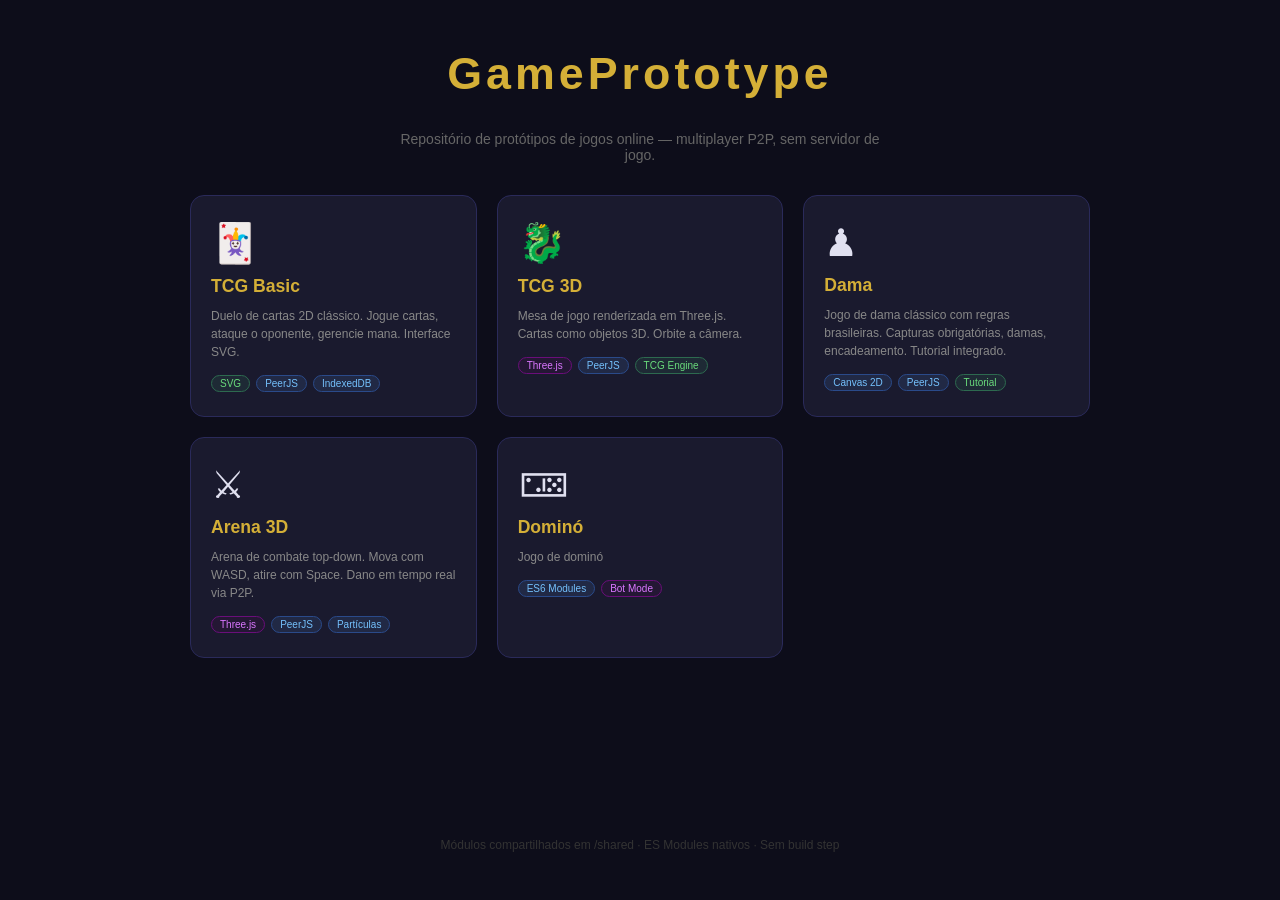
<file: index.html>
<!DOCTYPE html>
<html lang="pt-BR">
  <head>
    <meta charset="UTF-8" />
    <meta name="viewport" content="width=device-width, initial-scale=1.0" />
    <title>GamePrototype — Hub</title>
    <style>
      *,
      *::before,
      *::after {
        box-sizing: border-box;
        margin: 0;
        padding: 0;
      }
      body {
        background: #0d0d1a;
        color: #e0e0f0;
        font-family: "Segoe UI", sans-serif;
        min-height: 100vh;
        display: flex;
        flex-direction: column;
        align-items: center;
        padding: 48px 24px;
        gap: 32px;
      }
      h1 {
        font-size: 2.8rem;
        color: #d4af37;
        letter-spacing: 4px;
      }
      p {
        color: #666;
        font-size: 14px;
        max-width: 500px;
        text-align: center;
      }

      .grid {
        display: grid;
        grid-template-columns: repeat(auto-fit, minmax(240px, 1fr));
        gap: 20px;
        width: 100%;
        max-width: 900px;
      }
      .card {
        background: #1a1a2e;
        border: 1px solid #2a2a5a;
        border-radius: 14px;
        padding: 24px 20px;
        display: flex;
        flex-direction: column;
        gap: 10px;
        text-decoration: none;
        color: inherit;
        transition: border-color 0.2s, transform 0.2s, box-shadow 0.2s;
      }
      .card:hover {
        border-color: #d4af37;
        transform: translateY(-4px);
        box-shadow: 0 8px 32px rgba(212, 175, 55, 0.15);
      }
      .card__icon {
        font-size: 2.4rem;
      }
      .card__title {
        font-size: 1.1rem;
        font-weight: bold;
        color: #d4af37;
      }
      .card__desc {
        font-size: 12px;
        color: #888;
        line-height: 1.5;
      }
      .card__tags {
        display: flex;
        flex-wrap: wrap;
        gap: 6px;
        margin-top: 4px;
      }
      .tag {
        font-size: 10px;
        padding: 2px 8px;
        border-radius: 20px;
        background: rgba(74, 127, 203, 0.15);
        border: 1px solid #2a4a8a;
        color: #74c0fc;
      }
      .tag.green {
        background: rgba(45, 106, 79, 0.2);
        border-color: #2d6a4f;
        color: #69db7c;
      }
      .tag.purple {
        background: rgba(74, 14, 78, 0.2);
        border-color: #6a0e7a;
        color: #da77ff;
      }

      footer {
        color: #333;
        font-size: 12px;
        margin-top: auto;
      }
    </style>
  </head>
  <body>
    <h1>GamePrototype</h1>
    <p>
      Repositório de protótipos de jogos online — multiplayer P2P, sem servidor
      de jogo.
    </p>

    <div class="grid">
      <a class="card" href="./games/tcg-basic/index.html">
        <div class="card__icon">🃏</div>
        <div class="card__title">TCG Basic</div>
        <div class="card__desc">
          Duelo de cartas 2D clássico. Jogue cartas, ataque o oponente, gerencie
          mana. Interface SVG.
        </div>
        <div class="card__tags">
          <span class="tag green">SVG</span>
          <span class="tag">PeerJS</span>
          <span class="tag">IndexedDB</span>
        </div>
      </a>

      <a class="card" href="./games/tcg-3d/index.html">
        <div class="card__icon">🐉</div>
        <div class="card__title">TCG 3D</div>
        <div class="card__desc">
          Mesa de jogo renderizada em Three.js. Cartas como objetos 3D. Orbite a
          câmera.
        </div>
        <div class="card__tags">
          <span class="tag purple">Three.js</span>
          <span class="tag">PeerJS</span>
          <span class="tag green">TCG Engine</span>
        </div>
      </a>

      <a class="card" href="./games/checkers/index.html">
        <div class="card__icon">♟</div>
        <div class="card__title">Dama</div>
        <div class="card__desc">
          Jogo de dama clássico com regras brasileiras. Capturas obrigatórias,
          damas, encadeamento. Tutorial integrado.
        </div>
        <div class="card__tags">
          <span class="tag">Canvas 2D</span>
          <span class="tag">PeerJS</span>
          <span class="tag green">Tutorial</span>
        </div>
      </a>

      <a class="card" href="./games/arena-3d/index.html">
        <div class="card__icon">⚔</div>
        <div class="card__title">Arena 3D</div>
        <div class="card__desc">
          Arena de combate top-down. Mova com WASD, atire com Space. Dano em
          tempo real via P2P.
        </div>
        <div class="card__tags">
          <span class="tag purple">Three.js</span>
          <span class="tag">PeerJS</span>
          <span class="tag">Partículas</span>
        </div>
      </a>

      <a class="card" href="./games/domino/index.html">
        <div class="card__icon">🁄</div>
        <div class="card__title">Dominó</div>
        <div class="card__desc">Jogo de dominó</div>
        <div class="card__tags">
          <span class="tag">ES6 Modules</span>
          <span class="tag purple">Bot Mode</span>
        </div>
      </a>
    </div>

    <footer>
      Módulos compartilhados em /shared · ES Modules nativos · Sem build step
    </footer>
  </body>
</html>
</file>
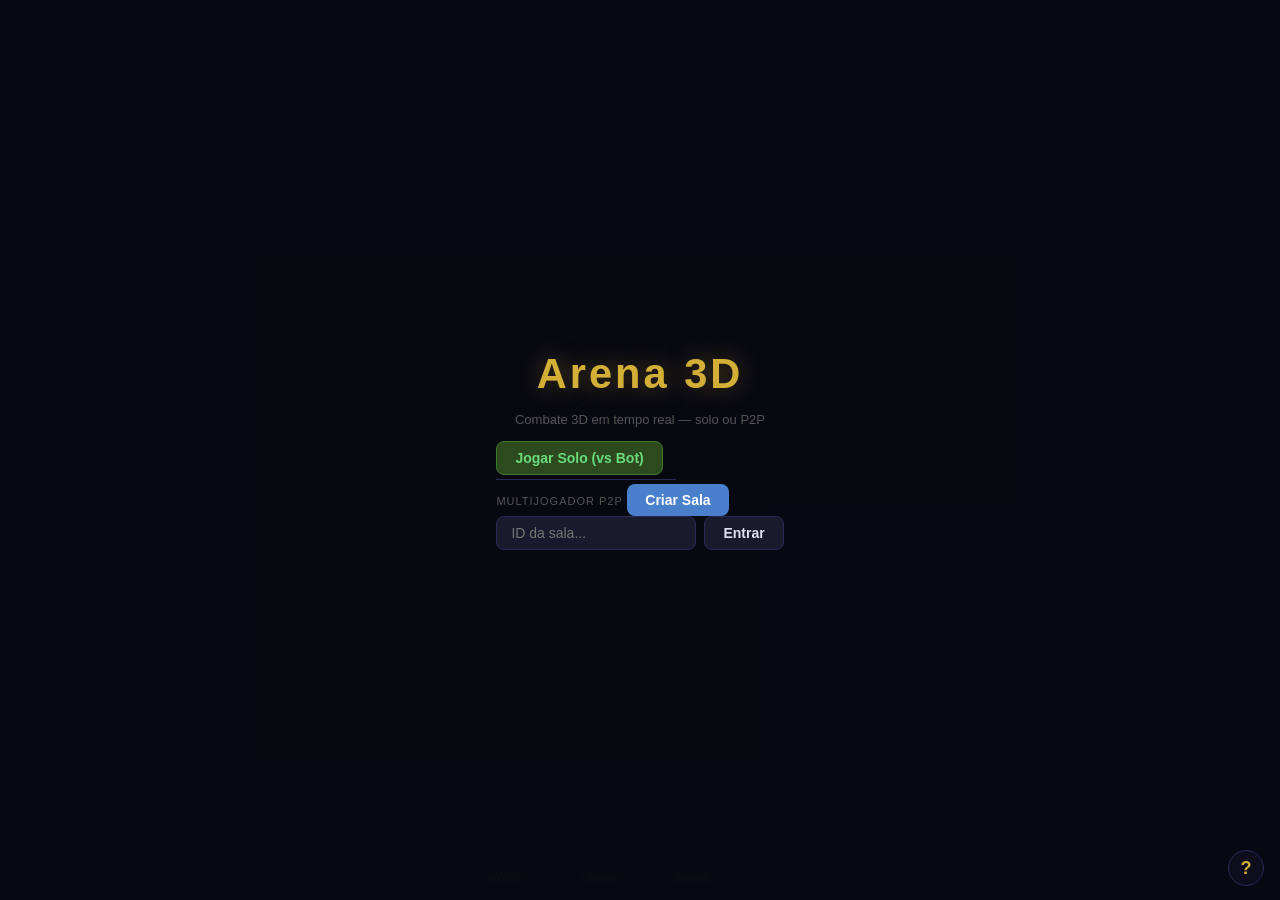
<file: games/arena-3d/index.html>
<!DOCTYPE html>
<html lang="pt-BR">
  <head>
    <meta charset="UTF-8" />
    <meta name="viewport" content="width=device-width, initial-scale=1.0" />
    <title>Arena 3D</title>
    <style>
      *,
      *::before,
      *::after {
        box-sizing: border-box;
        margin: 0;
        padding: 0;
      }
      body {
        background: #090912;
        color: #e0e0f0;
        font-family: "Segoe UI", sans-serif;
        overflow: hidden;
        height: 100vh;
      }

      #canvas {
        width: 100vw;
        height: 100vh;
        display: block;
      }

      /* ── Lobby ──────────────────────────────────────────────────── */
      #lobby {
        position: fixed;
        inset: 0;
        display: flex;
        flex-direction: column;
        align-items: center;
        justify-content: center;
        gap: 14px;
        background: rgba(9, 9, 18, 0.97);
        z-index: 100;
      }
      #lobby h1 {
        font-size: 2.6rem;
        color: #d4af37;
        letter-spacing: 3px;
        text-shadow: 0 0 24px #d4af3766;
      }
      #lobby p {
        color: #555;
        font-size: 13px;
      }
      #lobby.hidden {
        display: none;
      }

      .lobby-divider {
        width: 180px;
        border: none;
        border-top: 1px solid #2a2a5a;
        margin: 4px 0;
      }
      .lobby-label {
        font-size: 11px;
        color: #555;
        letter-spacing: 1px;
        text-transform: uppercase;
      }
      .lobby-row {
        display: flex;
        gap: 8px;
      }

      input {
        padding: 8px 14px;
        border-radius: 8px;
        background: #1a1a2e;
        border: 1px solid #2a2a5a;
        color: #e0e0f0;
        font-size: 14px;
        width: 200px;
      }
      input:focus {
        outline: none;
        border-color: #4a7fcb;
      }

      .room-info {
        display: none;
        flex-direction: column;
        align-items: center;
        gap: 10px;
        background: #1a1a2e;
        border: 1px solid #2a2a5a;
        border-radius: 12px;
        padding: 14px 22px;
        min-width: 300px;
      }
      .room-info__label {
        font-size: 11px;
        color: #666;
        letter-spacing: 1px;
      }
      #room-display {
        font-size: 1.2rem;
        font-weight: bold;
        color: #d4af37;
        letter-spacing: 3px;
      }
      .room-info__actions {
        display: flex;
        gap: 8px;
      }
      .btn-copy {
        padding: 6px 14px;
        border-radius: 6px;
        border: 1px solid #2a2a5a;
        font-size: 12px;
        font-weight: bold;
        cursor: pointer;
        transition: background 0.2s, color 0.2s, border-color 0.2s;
        background: transparent;
      }
      .btn-copy--id {
        background: #1e1e3a;
        color: #e0e0f0;
      }
      .btn-copy--url {
        background: #1a2e1a;
        color: #69db7c;
        border-color: #2d6a4f;
      }
      .btn-copy--done {
        background: #2d6a4f !important;
        color: #fff !important;
        border-color: #2d6a4f !important;
      }

      .player-list {
        width: 100%;
        display: flex;
        flex-direction: column;
        gap: 6px;
        margin-top: 10px;
      }
      .player-item {
        background: #12121f;
        padding: 8px;
        border-radius: 6px;
        border: 1px solid #2a2a5a;
        font-size: 13px;
        color: #aaa;
        display: flex;
        justify-content: space-between;
      }
      .player-item.ready {
        border-color: #2d6a4f;
        color: #69db7c;
      }

      .btn-start {
        background: #d4af37;
        color: #090912;
        border: none;
        width: 100%;
        margin-top: 10px;
        padding: 10px;
        font-weight: bold;
        cursor: pointer;
        border-radius: 6px;
        display: none;
      }
      .btn-start:disabled {
        background: #444;
        color: #888;
        cursor: not-allowed;
      }

      /* ── HUD ────────────────────────────────────────────────────── */
      #hud {
        position: fixed;
        top: 10px;
        left: 50%;
        transform: translateX(-50%);
        display: none;
        align-items: flex-start;
        gap: 16px;
        background: rgba(15, 15, 30, 0.88);
        border: 1px solid #2a2a5a;
        border-radius: 12px;
        padding: 12px 20px;
        z-index: 50;
      }
      #hud.visible {
        display: flex;
      }

      .hud-column {
        display: flex;
        flex-direction: column;
        gap: 8px;
      }

      .hp-group {
        display: flex;
        flex-direction: column;
        align-items: center;
        gap: 2px;
        min-width: 100px;
      }
      .hp-label {
        font-size: 10px;
        color: #888;
      }
      .hp-bar-bg {
        width: 100px;
        height: 6px;
        background: #1a1a2e;
        border-radius: 3px;
        overflow: hidden;
      }
      .hp-bar {
        height: 100%;
        border-radius: 3px;
        transition: width 0.25s;
      }
      .hp-bar.local {
        background: linear-gradient(90deg, #3a6fcb, #74c0fc);
      }
      .hp-bar.remote {
        background: linear-gradient(90deg, #8b0000, #c1121f);
      }
      .hp-text {
        font-size: 11px;
        font-weight: bold;
      }

      .hud-center {
        display: flex;
        flex-direction: column;
        align-items: center;
        gap: 2px;
      }
      .hud-sword {
        font-size: 20px;
        color: #d4af37;
      }
      #round-info {
        font-size: 11px;
        color: #888;
        letter-spacing: 1px;
        white-space: nowrap;
      }

      /* Cooldown bar */
      #shoot-cooldown-bar {
        position: fixed;
        top: 58px;
        left: 50%;
        transform: translateX(-50%);
        display: none;
        width: 120px;
        height: 4px;
        background: #1a1a2e;
        border-radius: 2px;
        overflow: hidden;
        z-index: 50;
      }
      #shoot-cooldown-bar.visible {
        display: block;
      }
      #shoot-cooldown-fill {
        height: 100%;
        width: 100%;
        background: linear-gradient(90deg, #d4af37, #ffe066);
        border-radius: 2px;
        transition: width 0.05s linear;
      }

      /* ── Controles hint ─────────────────────────────────────────── */
      #hint {
        position: fixed;
        bottom: 16px;
        left: 50%;
        transform: translateX(-50%);
        font-size: 12px;
        color: #333;
        text-align: center;
        pointer-events: none;
      }
      #hint kbd {
        font-size: 11px;
        background: #1a1a2e;
        border: 1px solid #2a2a5a;
        border-radius: 4px;
        padding: 1px 5px;
        color: #aaa;
        font-family: inherit;
      }

      /* ── Botão Ajuda ────────────────────────────────────────────── */
      #btn-help {
        position: fixed;
        bottom: 14px;
        right: 16px;
        z-index: 200;
        width: 36px;
        height: 36px;
        border-radius: 50%;
        background: rgba(15, 15, 30, 0.92);
        border: 1px solid #2a2a5a;
        color: #d4af37;
        font-size: 18px;
        font-weight: bold;
        cursor: pointer;
        transition: all 0.2s;
        display: flex;
        align-items: center;
        justify-content: center;
        line-height: 1;
      }
      #btn-help:hover {
        background: #2a2a5a;
        transform: scale(1.1);
      }

      /* ── Modal de Ajuda ─────────────────────────────────────────── */
      #help-overlay {
        position: fixed;
        inset: 0;
        background: rgba(0, 0, 0, 0.8);
        display: flex;
        align-items: center;
        justify-content: center;
        z-index: 9500;
        opacity: 0;
        transition: opacity 0.25s;
        pointer-events: none;
      }
      #help-overlay.visible {
        opacity: 1;
        pointer-events: all;
      }
      #help-overlay.hidden {
        display: none;
      }

      .help-box {
        background: #12121f;
        border: 1px solid #2a2a5a;
        border-radius: 16px;
        padding: 28px 32px;
        max-width: 540px;
        width: 92vw;
        position: relative;
      }
      .help-box h2 {
        font-size: 1.5rem;
        color: #d4af37;
        margin-bottom: 18px;
        letter-spacing: 2px;
        text-align: center;
      }
      .help-close {
        position: absolute;
        top: 14px;
        right: 16px;
        background: none;
        border: none;
        color: #888;
        font-size: 18px;
        cursor: pointer;
        line-height: 1;
        padding: 2px 6px;
        border-radius: 6px;
      }
      .help-close:hover {
        color: #e0e0f0;
        background: #2a2a5a;
      }

      .help-grid {
        display: grid;
        grid-template-columns: 1fr 1fr;
        gap: 16px 24px;
      }
      .help-sec h3 {
        font-size: 12px;
        color: #888;
        text-transform: uppercase;
        letter-spacing: 1px;
        margin-bottom: 8px;
        padding-bottom: 4px;
        border-bottom: 1px solid #1e1e38;
      }
      .help-sec ul {
        list-style: none;
        display: flex;
        flex-direction: column;
        gap: 6px;
      }
      .help-sec li {
        font-size: 13px;
        color: #c0c0d8;
        display: flex;
        align-items: baseline;
        gap: 6px;
      }
      .help-sec li kbd {
        font-size: 11px;
        background: #1a1a2e;
        border: 1px solid #2a2a5a;
        border-radius: 4px;
        padding: 1px 5px;
        color: #aaa;
        font-family: inherit;
        white-space: nowrap;
      }
      .help-footer {
        margin-top: 18px;
        text-align: center;
        font-size: 11px;
        color: #444;
      }

      /* ── Botões ─────────────────────────────────────────────────── */
      .ui-btn {
        padding: 8px 18px;
        border-radius: 8px;
        border: none;
        font-size: 14px;
        cursor: pointer;
        font-weight: bold;
      }
      .ui-btn--primary {
        background: #4a7fcb;
        color: #fff;
      }
      .ui-btn--secondary {
        background: #1a1a2e;
        color: #e0e0f0;
        border: 1px solid #2a2a5a;
      }
      .ui-btn--solo {
        background: #2d4a1e;
        color: #69db7c;
        border: 1px solid #3d7a2e;
      }
      .ui-btn:hover {
        filter: brightness(1.15);
      }

      /* ── Modal genérico (UIManager) ─────────────────────────────── */
      .ui-modal-overlay {
        position: fixed;
        inset: 0;
        background: rgba(0, 0, 0, 0.78);
        display: flex;
        align-items: center;
        justify-content: center;
        z-index: 8000;
        opacity: 0;
        transition: opacity 0.3s;
      }
      .ui-modal-overlay--visible {
        opacity: 1;
      }
      .ui-modal {
        background: #1a1a2e;
        border: 1px solid #2a2a5a;
        border-radius: 14px;
        padding: 28px 32px;
        min-width: 260px;
        display: flex;
        flex-direction: column;
        gap: 16px;
        text-align: center;
      }
      .ui-modal h2 {
        font-size: 1.8rem;
        color: #d4af37;
      }
      .ui-modal p {
        color: #aaa;
        font-size: 14px;
      }
      .ui-modal__title {
        color: #d4af37;
        font-size: 1.2rem;
        font-weight: bold;
      }
      .ui-modal__actions {
        display: flex;
        gap: 8px;
        justify-content: center;
      }

      /* ── Toast ──────────────────────────────────────────────────── */
      .ui-toast {
        position: fixed;
        bottom: 20px;
        right: 20px;
        z-index: 9000;
        background: #1a1a2e;
        border: 1px solid #2a2a5a;
        border-radius: 10px;
        padding: 10px 18px;
        font-size: 13px;
        opacity: 0;
        transform: translateY(10px);
        transition: 0.3s;
      }
      .ui-toast--visible {
        opacity: 1;
        transform: translateY(0);
      }
      .ui-toast--error {
        border-color: #c1121f;
      }
      .ui-toast--info {
        border-color: #4a7fcb;
      }
      .ui-toast--success {
        border-color: #69db7c;
      }

      /* ── Modo FPS ────────────────────────────────────────────────────── */
      #btn-fps {
        position: fixed;
        top: 58px;
        right: 12px;
        z-index: 60;
        padding: 6px 14px;
        border-radius: 8px;
        border: 1px solid #2a2a5a;
        background: rgba(15, 15, 30, 0.9);
        color: #888;
        font-size: 12px;
        cursor: pointer;
        transition: all 0.2s;
        display: none;
        font-family: "Segoe UI", sans-serif;
        font-weight: bold;
      }
      #btn-fps:hover {
        background: #2a2a5a;
        color: #e0e0f0;
      }
      #btn-fps.fps-active {
        border-color: #d4af37;
        color: #d4af37;
      }

      /* Mira */
      #fps-crosshair {
        position: fixed;
        inset: 0;
        display: none;
        align-items: center;
        justify-content: center;
        z-index: 60;
        pointer-events: none;
      }
      #fps-crosshair.visible {
        display: flex;
      }
      .ch-dot {
        width: 3px;
        height: 3px;
        background: rgba(255, 255, 255, 0.9);
        border-radius: 50%;
        position: absolute;
      }
      .ch-h {
        width: 12px;
        height: 1px;
        background: rgba(255, 255, 255, 0.55);
        position: absolute;
      }
      .ch-v {
        width: 1px;
        height: 12px;
        background: rgba(255, 255, 255, 0.55);
        position: absolute;
      }

      /* Hint pointer lock */
      #fps-lock-hint {
        position: fixed;
        inset: 0;
        display: none;
        align-items: center;
        justify-content: center;
        background: rgba(0, 0, 0, 0.45);
        z-index: 70;
        pointer-events: none;
        font-size: 15px;
        color: #888;
        letter-spacing: 1px;
      }
      #fps-lock-hint.visible {
        display: flex;
      }
    </style>
  </head>
  <body>
    <canvas id="canvas"></canvas>

    <!-- ── Lobby ───────────────────────────────────────────────── -->
    <div id="lobby">
      <h1>Arena 3D</h1>
      <p>Combate 3D em tempo real — solo ou P2P</p>

      <!-- Menu Inicial -->
      <div id="lobby-menu">
        <!-- Solo -->
        <button id="btn-solo" class="ui-btn ui-btn--solo">
          Jogar Solo (vs Bot)
        </button>
        <hr class="lobby-divider" />
        <span class="lobby-label">Multijogador P2P</span>

        <!-- P2P create -->
        <button id="btn-create" class="ui-btn ui-btn--primary">
          Criar Sala
        </button>

        <!-- P2P join -->
        <div class="lobby-row">
          <input id="room-input" placeholder="ID da sala..." />
          <button id="btn-join" class="ui-btn ui-btn--secondary">Entrar</button>
        </div>
      </div>

      <!-- Room info (after creating) -->
      <div id="room-info" class="room-info">
        <h2
          style="
            color: #d4af37;
            font-size: 1.4rem;
            margin: 0 0 10px 0;
            text-transform: uppercase;
            letter-spacing: 2px;
          "
        >
          Lobby - Sala de Espera
        </h2>
        <span class="room-info__label">CÓDIGO DA SALA</span>
        <span id="room-display"></span>
        <div class="room-info__actions">
          <button
            id="btn-copy-id"
            class="btn-copy btn-copy--id"
            data-label="Copiar ID"
          >
            Copiar ID
          </button>
          <button
            id="btn-copy-url"
            class="btn-copy btn-copy--url"
            data-label="Copiar Link"
          >
            Copiar Link
          </button>
        </div>

        <div id="lobby-players" class="player-list">
          <!-- Players will be added here -->
        </div>

        <button id="btn-start-game" class="btn-start">INICIAR JOGO</button>
        <div
          id="lobby-status"
          style="font-size: 12px; color: #888; margin-top: 8px"
        >
          Aguardando jogadores...
        </div>
      </div>
    </div>

    <!-- ── HUD ─────────────────────────────────────────────────── -->
    <div id="hud">
      <div class="hud-column" id="hud-players">
        <!-- Player HP bars generated via JS -->
      </div>

      <div class="hud-center">
        <span class="hud-sword">⚔</span>
        <span id="round-info">R1</span>
      </div>
    </div>

    <!-- Cooldown bar (abaixo do HUD) -->
    <div id="shoot-cooldown-bar">
      <div id="shoot-cooldown-fill"></div>
    </div>

    <!-- Hint de controles -->
    <div id="hint">
      <kbd>WASD</kbd> Mover &nbsp;·&nbsp; <kbd>Space</kbd> Atirar &nbsp;·&nbsp;
      <kbd>Mouse</kbd> Orbitar câmera
    </div>

    <!-- Botão Ajuda -->
    <button id="btn-help" title="Ajuda (H)">?</button>

    <!-- ── Modal de Ajuda ──────────────────────────────────────── -->
    <div id="help-overlay" class="hidden" role="dialog" aria-modal="true">
      <div class="help-box">
        <button class="help-close" id="help-close">✕</button>
        <h2>Como Jogar</h2>
        <div class="help-grid">
          <div class="help-sec">
            <h3>Controles</h3>
            <ul>
              <li><kbd>W A S D</kbd> Mover</li>
              <li><kbd>Espaço</kbd> Atirar</li>
              <li><kbd>Mouse</kbd> Orbitar Câmera</li>
              <li><kbd>F</kbd> Alternar Modo FPS</li>
              <li><kbd>H</kbd> Ajuda</li>
            </ul>
          </div>
          <div class="help-sec">
            <h3>Objetivo</h3>
            <ul>
              <li>Elimine os oponentes!</li>
              <li>Pegue orbes verdes para curar.</li>
              <li>O último sobrevivente vence.</li>
              <li>Use o Link para convidar amigos.</li>
            </ul>
          </div>
        </div>
        <p class="help-footer">Arena 3D v2.0 · Multiplayer até 4 Jogadores</p>
      </div>
    </div>

    <!-- ── FPS Toggle ──────────────────────────────────────────────── -->
    <button id="btn-fps" title="Alternar Modo FPS (F)">Modo FPS</button>

    <!-- ── Mira FPS ────────────────────────────────────────────────── -->
    <div id="fps-crosshair" role="presentation">
      <div class="ch-dot"></div>
      <div class="ch-h"></div>
      <div class="ch-v"></div>
    </div>

    <!-- ── Hint pointer lock ───────────────────────────────────────── -->
    <div id="fps-lock-hint">Clique para capturar o mouse</div>

    <script type="module" src="./main.js"></script>
  </body>
</html>
</file>
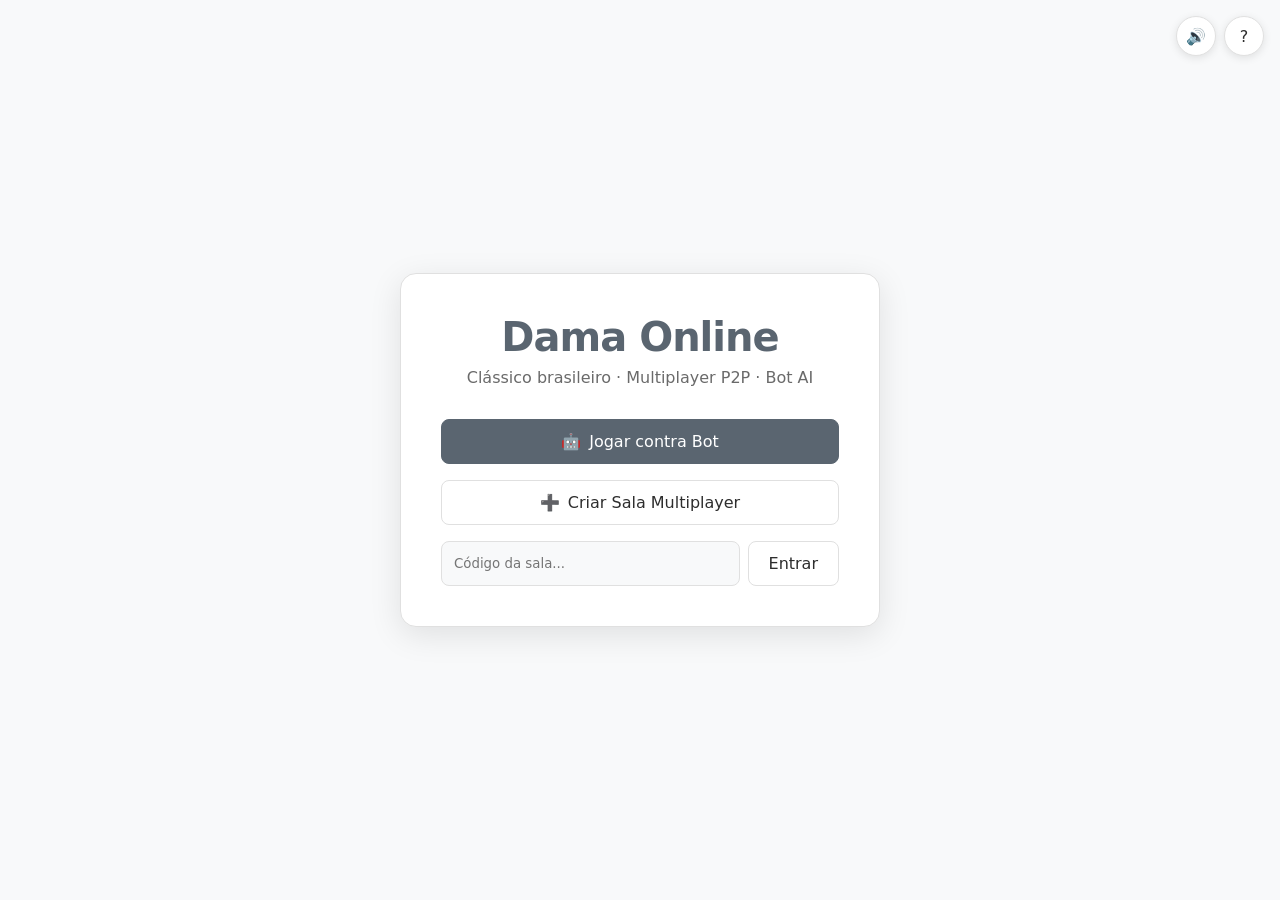
<file: games/checkers/index.html>
<!DOCTYPE html>
<html lang="pt-BR">
  <head>
    <meta charset="UTF-8" />
    <meta name="viewport" content="width=device-width, initial-scale=1.0" />
    <title>Dama Online - Zenith Style</title>
    <style>
      :root {
        /* Base Colors (Light Mode) */
        --ui-bg: #f8f9fa;
        --ui-bg-secondary: #ffffff;
        --ui-card-bg: #ffffff;
        --ui-text: #2d2d2d;
        --ui-text-muted: #6a6a6a;
        --ui-border: #e0e0e0;
        --ui-accent: #5a6570;
        --ui-accent-hover: #4a5560;

        /* Game Specific */
        --board-border: #d4af37;
        --cell-dark: #3a7d44;
        --cell-light: #f0d9b5;
      }

      @media (prefers-color-scheme: dark) {
        :root {
          /* Base Colors (Dark Mode) */
          --ui-bg: #1e2a35;
          --ui-bg-secondary: #263545;
          --ui-card-bg: #2d3e50;
          --ui-text: #e8ebed;
          --ui-text-muted: #a0a0a0;
          --ui-border: #3a4a5a;
          --ui-accent: #8ec8ee;
          --ui-accent-hover: #a8d8f4;

          /* Game Specific */
          --board-border: #8ec8ee;
          --cell-dark: #2d6a4f;
          --cell-light: #e0e0f0;
        }
      }

      * {
        box-sizing: border-box;
        margin: 0;
        padding: 0;
        font-family: "Segoe UI", system-ui, sans-serif;
      }

      body {
        background-color: var(--ui-bg);
        color: var(--ui-text);
        min-height: 100vh;
        display: flex;
        flex-direction: column;
        align-items: center;
        justify-content: center;
        transition: background-color 0.3s, color 0.3s;
      }

      /* ── Lobby ── */
      #lobby {
        background: var(--ui-card-bg);
        padding: 2.5rem;
        border-radius: 16px;
        box-shadow: 0 8px 32px rgba(0, 0, 0, 0.1);
        text-align: center;
        max-width: 480px;
        width: 90%;
        border: 1px solid var(--ui-border);
      }

      h1 {
        font-size: 2.5rem;
        margin-bottom: 0.5rem;
        color: var(--ui-accent);
        letter-spacing: -1px;
      }

      .subtitle {
        color: var(--ui-text-muted);
        margin-bottom: 2rem;
        font-size: 1rem;
      }

      .actions {
        display: flex;
        flex-direction: column;
        gap: 1rem;
      }

      button {
        background: var(--ui-bg-secondary);
        color: var(--ui-text);
        border: 1px solid var(--ui-border);
        padding: 12px 20px;
        border-radius: 8px;
        font-size: 1rem;
        cursor: pointer;
        transition: all 0.2s;
        font-weight: 500;
        display: flex;
        align-items: center;
        justify-content: center;
        gap: 8px;
      }

      button:hover {
        background: var(--ui-border);
        transform: translateY(-2px);
      }

      button.primary {
        background: var(--ui-accent);
        color: #fff; /* Always white on accent if dark accent is chosen carefully, but for light theme accent is dark grey */
        border-color: var(--ui-accent);
      }

      @media (prefers-color-scheme: dark) {
        button.primary {
          color: #1e2a35; /* Dark text on light blue accent */
        }
      }

      button.primary:hover {
        background: var(--ui-accent-hover);
        border-color: var(--ui-accent-hover);
      }

      button:disabled {
        opacity: 0.6;
        cursor: not-allowed;
        transform: none;
      }

      .input-group {
        display: flex;
        gap: 8px;
      }

      input {
        flex: 1;
        padding: 12px;
        border-radius: 8px;
        border: 1px solid var(--ui-border);
        background: var(--ui-bg);
        color: var(--ui-text);
        outline: none;
      }

      input:focus {
        border-color: var(--ui-accent);
      }

      /* ── Game Area ── */
      #game-area {
        display: flex;
        flex-direction: column;
        align-items: center;
        gap: 20px;
        width: 100%;
        max-width: 600px;
      }

      .hud {
        display: flex;
        justify-content: space-between;
        width: 100%;
        background: var(--ui-card-bg);
        padding: 12px 20px;
        border-radius: 12px;
        border: 1px solid var(--ui-border);
        box-shadow: 0 4px 12px rgba(0, 0, 0, 0.05);
      }

      .hud-item {
        display: flex;
        flex-direction: column;
        align-items: center;
      }

      .hud-label {
        font-size: 0.8rem;
        color: var(--ui-text-muted);
        text-transform: uppercase;
        letter-spacing: 0.5px;
      }

      .hud-value {
        font-size: 1.1rem;
        font-weight: bold;
      }

      canvas {
        border-radius: 4px;
        box-shadow: 0 10px 30px rgba(0, 0, 0, 0.2);
        max-width: 100%;
        height: auto;
        cursor: pointer;
        border: 4px solid var(--board-border);
        background: #1a1a2e; /* Fallback */
      }

      .turn-indicator {
        margin-top: 10px;
        padding: 8px 16px;
        border-radius: 20px;
        background: var(--ui-card-bg);
        border: 1px solid var(--ui-border);
        font-weight: bold;
        transition: all 0.3s;
      }

      /* ── Utility Classes ── */
      .hidden {
        display: none !important;
      }

      /* ── Toast ── */
      .ui-toast {
        position: fixed;
        bottom: 24px;
        left: 50%;
        transform: translateX(-50%);
        background: var(--ui-card-bg);
        color: var(--ui-text);
        padding: 12px 24px;
        border-radius: 8px;
        box-shadow: 0 8px 24px rgba(0, 0, 0, 0.15);
        border: 1px solid var(--ui-border);
        z-index: 1000;
        font-weight: 500;
        animation: slideUp 0.3s ease-out;
      }

      @keyframes slideUp {
        from {
          transform: translate(-50%, 20px);
          opacity: 0;
        }
        to {
          transform: translate(-50%, 0);
          opacity: 1;
        }
      }

      /* ── Modal ── */
      .modal-backdrop {
        position: fixed;
        top: 0;
        left: 0;
        width: 100%;
        height: 100%;
        background: rgba(0, 0, 0, 0.6);
        backdrop-filter: blur(4px);
        display: flex;
        align-items: center;
        justify-content: center;
        z-index: 2000;
      }
      .modal-content {
        background: var(--ui-card-bg);
        padding: 24px;
        border-radius: 16px;
        max-width: 400px;
        width: 90%;
        border: 1px solid var(--ui-border);
        box-shadow: 0 20px 40px rgba(0, 0, 0, 0.2);
      }
      .modal-header {
        font-size: 1.25rem;
        font-weight: bold;
        margin-bottom: 16px;
        color: var(--ui-accent);
      }
      .modal-footer {
        margin-top: 24px;
        display: flex;
        justify-content: flex-end;
      }

      /* Fixed Controls */
      .fixed-controls {
        position: fixed;
        top: 16px;
        right: 16px;
        display: flex;
        gap: 8px;
        z-index: 100;
      }

      .icon-btn {
        width: 40px;
        height: 40px;
        border-radius: 50%;
        padding: 0;
        display: flex;
        align-items: center;
        justify-content: center;
        background: var(--ui-card-bg);
        box-shadow: 0 2px 8px rgba(0, 0, 0, 0.1);
      }
    </style>
  </head>
  <body>
    <div class="fixed-controls">
      <button id="btn-mute" class="icon-btn" title="Mutar Som">🔊</button>
      <button id="btn-tutorial" class="icon-btn" title="Como Jogar">?</button>
    </div>

    <!-- Lobby Screen -->
    <div id="lobby">
      <h1>Dama Online</h1>
      <p class="subtitle">Clássico brasileiro · Multiplayer P2P · Bot AI</p>

      <div class="actions">
        <button id="btn-bot" class="primary">
          <span>🤖</span> Jogar contra Bot
        </button>

        <button id="btn-create"><span>➕</span> Criar Sala Multiplayer</button>

        <div class="input-group">
          <input type="text" id="room-input" placeholder="Código da sala..." />
          <button id="btn-join">Entrar</button>
        </div>
      </div>

      <!-- Room Info (Initially Hidden) -->
      <div
        id="room-info"
        class="hidden"
        style="
          margin-top: 20px;
          padding-top: 20px;
          border-top: 1px solid var(--ui-border);
        "
      >
        <p style="margin-bottom: 10px; font-weight: bold">Sala criada!</p>
        <div
          style="
            background: var(--ui-bg);
            padding: 10px;
            border-radius: 8px;
            font-family: monospace;
            font-size: 1.2rem;
            margin-bottom: 10px;
          "
        >
          <span id="room-id-display">...</span>
        </div>
        <div style="display: flex; gap: 8px">
          <button id="btn-copy-id" style="flex: 1; font-size: 0.9rem">
            Copiar Código
          </button>
          <button id="btn-copy-url" style="flex: 1; font-size: 0.9rem">
            Copiar Link
          </button>
        </div>
        <p
          style="
            margin-top: 10px;
            font-size: 0.8rem;
            color: var(--ui-text-muted);
          "
        >
          Aguardando oponente...
        </p>
      </div>
    </div>

    <!-- Game Area -->
    <div id="game-area" class="hidden">
      <div class="hud">
        <div class="hud-item">
          <span class="hud-label">Vermelho</span>
          <span class="hud-value" id="red-count">12</span>
        </div>
        <div class="hud-item">
          <span class="hud-label">Status</span>
          <span class="hud-value" id="turn-display">Aguardando...</span>
        </div>
        <div class="hud-item">
          <span class="hud-label">Branco</span>
          <span class="hud-value" id="white-count">12</span>
        </div>
      </div>

      <canvas id="board-canvas"></canvas>

      <div class="turn-indicator" id="color-display">
        Você joga com Vermelho
      </div>

      <button id="btn-quit" class="secondary" style="margin-top: 10px">
        Sair do Jogo
      </button>
    </div>

    <script type="module" src="main.js"></script>
  </body>
</html>
</file>
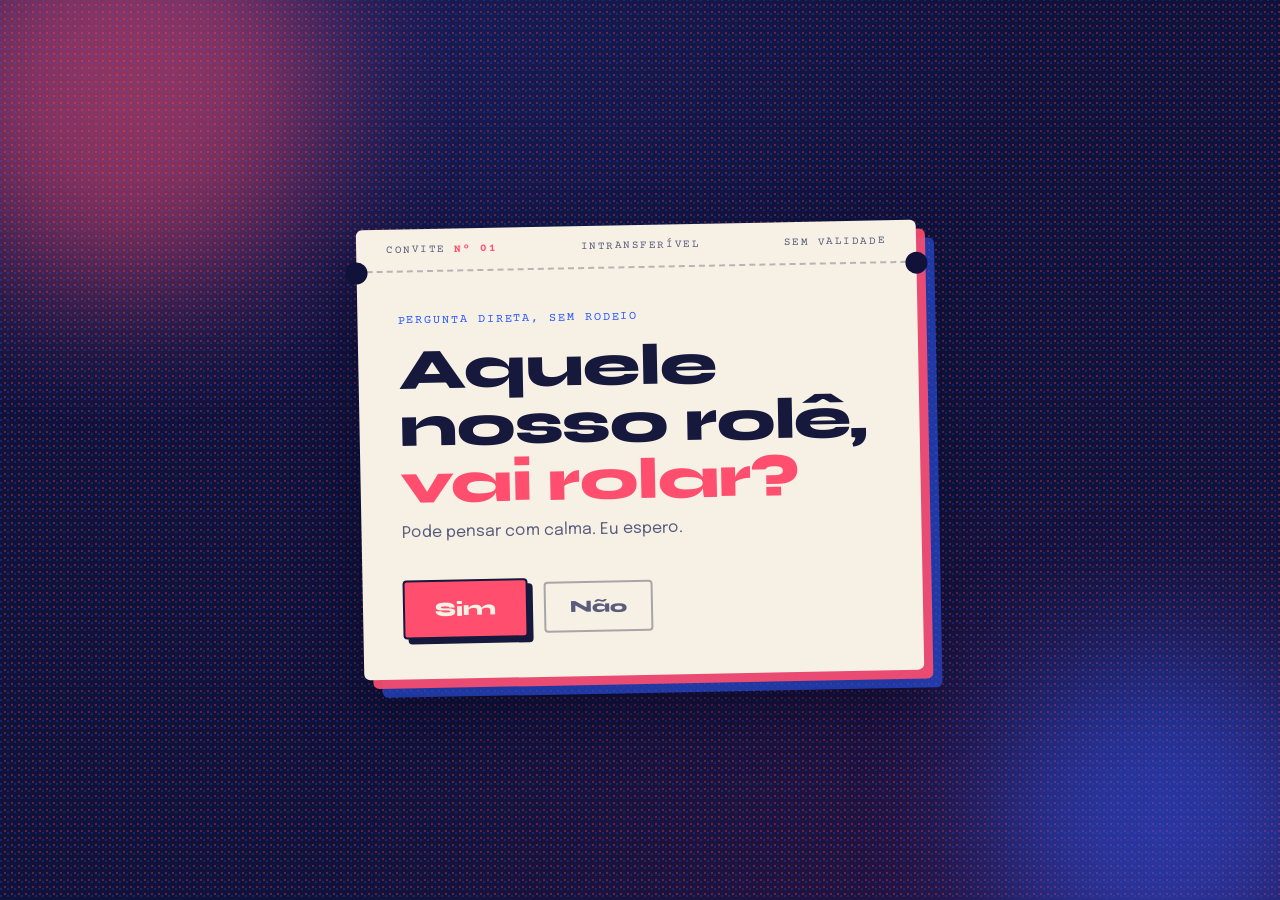
<file: games/convite/index.html>
<!doctype html>
<html lang="pt-BR">
<head>
<meta charset="utf-8">
<meta name="viewport" content="width=device-width, initial-scale=1, viewport-fit=cover">
<title>Aquele Nosso Rolê</title>
<link rel="preconnect" href="https://fonts.googleapis.com">
<link rel="preconnect" href="https://fonts.gstatic.com" crossorigin>
<link rel="stylesheet" href="https://fonts.googleapis.com/css2?family=Syne:wght@700;800&family=Epilogue:wght@400;500;600&family=Courier+Prime:wght@400;700&display=swap">
<style>
:root{
  --ink:#10123A;
  --paper:#F6F1E4;
  --pink:#FF4E6E;
  --blue:#2F5BFF;
  --mint:#6FE3B0;
  --text:#16183C;
  --text-soft:#5A5C7E;
  --display:'Syne','Trebuchet MS',sans-serif;
  --body:'Epilogue','Segoe UI',system-ui,sans-serif;
  --mono:'Courier Prime',ui-monospace,'Courier New',monospace;
}
*{box-sizing:border-box}
html,body{height:100%}
body{
  margin:0;
  background:var(--ink);
  color:var(--paper);
  font-family:var(--body);
  overflow-x:hidden;
  -webkit-text-size-adjust:100%;
  -webkit-tap-highlight-color:transparent;
}

/* ---------- fundo: noite + halftone de duas tintas ---------- */
.stage{
  position:relative;
  min-height:100svh;
  display:grid;
  place-items:center;
  padding:clamp(20px,5vw,56px) clamp(16px,5vw,40px);
  background:
    radial-gradient(120% 90% at 15% 0%, #1B1F5C 0%, transparent 55%),
    radial-gradient(110% 80% at 90% 100%, #2A1442 0%, transparent 60%),
    var(--ink);
  isolation:isolate;
}
.stage::before,
.stage::after{
  content:"";
  position:fixed;
  inset:-10px;
  pointer-events:none;
  z-index:0;
}
.stage::before{
  background-image:radial-gradient(circle at 1px 1px, rgba(255,78,110,.30) 1.1px, transparent 1.3px);
  background-size:7px 7px;
}
.stage::after{
  background-image:radial-gradient(circle at 1px 1px, rgba(47,91,255,.26) 1.1px, transparent 1.3px);
  background-size:7px 7px;
  background-position:3px 2px;
}
.blob{
  position:fixed;
  border-radius:50%;
  filter:blur(70px);
  opacity:.5;
  pointer-events:none;
  z-index:0;
}
.blob.a{width:44vmin;height:44vmin;background:var(--pink);top:-12vmin;left:-8vmin;animation:drift 19s ease-in-out infinite}
.blob.b{width:38vmin;height:38vmin;background:var(--blue);bottom:-10vmin;right:-6vmin;animation:drift 23s ease-in-out infinite reverse}
@keyframes drift{
  0%,100%{transform:translate(0,0) scale(1)}
  50%{transform:translate(6vmin,4vmin) scale(1.12)}
}
#confetti{position:fixed;inset:0;width:100%;height:100%;pointer-events:none;z-index:5}

/* ---------- o ingresso ---------- */
.wrap{position:relative;z-index:2;width:min(560px,100%)}
.ticket{
  position:relative;
  background:var(--paper);
  color:var(--text);
  border-radius:6px;
  transform:rotate(-1.1deg);
  box-shadow:
    9px 9px 0 rgba(255,78,110,.9),
    18px 18px 0 rgba(47,91,255,.55),
    0 30px 60px rgba(5,6,25,.55);
  animation:land .7s cubic-bezier(.16,1,.3,1) both;
}
@keyframes land{
  from{opacity:0;transform:rotate(-6deg) translateY(26px) scale(.94)}
  to{opacity:1;transform:rotate(-1.1deg) translateY(0) scale(1)}
}
.stub{
  display:flex;
  flex-wrap:wrap;
  gap:6px 14px;
  align-items:baseline;
  justify-content:space-between;
  padding:14px clamp(18px,5vw,30px);
  font-family:var(--mono);
  font-size:11px;
  letter-spacing:.14em;
  text-transform:uppercase;
  color:var(--text-soft);
}
.stub b{color:var(--pink);font-weight:700}
.perf{
  position:relative;
  height:0;
  border-top:2px dashed rgba(22,24,60,.28);
}
.perf::before,.perf::after{
  content:"";
  position:absolute;
  top:-11px;
  width:22px;height:22px;
  border-radius:50%;
  background:var(--ink);
}
.perf::before{left:-11px}
.perf::after{right:-11px}

.panel{padding:clamp(26px,6vw,42px) clamp(20px,6vw,40px) clamp(28px,6vw,40px)}
.eyebrow{
  margin:0 0 14px;
  font-family:var(--mono);
  font-size:12px;
  letter-spacing:.16em;
  text-transform:uppercase;
  color:var(--blue);
}
h1{
  margin:0 0 10px;
  font-family:var(--display);
  font-weight:800;
  font-size:clamp(34px,8.4vw,58px);
  line-height:.98;
  letter-spacing:-.02em;
  text-wrap:balance;
}
h1 .hl{color:var(--pink)}
.sub{
  margin:0;
  max-width:38ch;
  font-size:clamp(14px,3.6vw,16px);
  line-height:1.55;
  color:var(--text-soft);
}

/* ---------- botões ---------- */
.actions{
  display:flex;
  flex-wrap:wrap;
  align-items:center;
  gap:16px;
  margin-top:clamp(26px,6vw,34px);
}
.btn{
  font-family:var(--display);
  font-weight:800;
  font-size:20px;
  border-radius:4px;
  border:2px solid var(--text);
  padding:15px 30px;
  cursor:pointer;
  transition:transform .18s cubic-bezier(.16,1,.3,1), box-shadow .18s ease, background .18s ease, color .18s ease;
}
.btn:focus-visible{outline:3px solid var(--blue);outline-offset:3px}
.yes{
  background:var(--pink);
  color:var(--paper);
  box-shadow:5px 5px 0 var(--text);
  transform:scale(var(--grow,1));
  transform-origin:left center;
}
.yes:hover,.yes:focus-visible{box-shadow:7px 7px 0 var(--blue)}
.yes:active{transform:scale(var(--grow,1)) translate(3px,3px);box-shadow:2px 2px 0 var(--text)}
.no-slot{display:flex;align-items:center}
.no{
  background:transparent;
  color:var(--text-soft);
  border-color:rgba(22,24,60,.35);
  font-size:17px;
  padding:13px 24px;
  white-space:nowrap;
  touch-action:manipulation;
}
.no.loose{
  position:fixed;
  z-index:9;
  margin:0;
  background:var(--paper);
  box-shadow:0 10px 26px rgba(5,6,25,.45);
  transition:left .2s cubic-bezier(.16,1,.3,1), top .2s cubic-bezier(.16,1,.3,1), font-size .2s ease, padding .2s ease;
}
.no.done{
  border-color:var(--mint);
  background:var(--mint);
  color:#125C42;
  cursor:pointer;
}

/* ---------- comemoração ---------- */
[hidden]{display:none !important}
.yay h2{
  margin:0 0 14px;
  font-family:var(--display);
  font-weight:800;
  font-size:clamp(38px,10vw,66px);
  line-height:.92;
  letter-spacing:-.03em;
  color:var(--pink);
}
.yay p{
  margin:0 0 16px;
  max-width:40ch;
  font-size:clamp(15px,3.8vw,17px);
  line-height:1.6;
  color:var(--text);
}
.yay p.small{font-size:14px;color:var(--text-soft)}
.stamp{
  display:inline-block;
  margin-top:8px;
  padding:9px 16px;
  border:2px dashed var(--blue);
  border-radius:4px;
  transform:rotate(-3deg);
  font-family:var(--mono);
  font-weight:700;
  font-size:12px;
  letter-spacing:.18em;
  text-transform:uppercase;
  color:var(--blue);
}

@media (max-width:520px){
  .ticket{box-shadow:6px 6px 0 rgba(255,78,110,.9),12px 12px 0 rgba(47,91,255,.5),0 20px 40px rgba(5,6,25,.5)}
  .btn{padding:14px 24px;font-size:18px}
  .actions{gap:12px}
}
@media (prefers-reduced-motion:reduce){
  *{animation:none !important;transition:none !important}
}
</style>
</head>
<body>
<div class="stage">
  <div class="blob a"></div>
  <div class="blob b"></div>
  <canvas id="confetti"></canvas>

  <div class="wrap">
    <main class="ticket">
      <div class="stub">
        <span>Convite <b>Nº 01</b></span>
        <span id="stubPara"></span>
        <span>Sem validade</span>
      </div>
      <div class="perf"></div>

      <section class="panel" id="ask">
        <p class="eyebrow">pergunta direta, sem rodeio</p>
        <h1>Aquele nosso rolê,<br><span class="hl">vai rolar?</span></h1>
        <p class="sub">Pode pensar com calma. Eu espero.</p>
        <div class="actions">
          <button class="btn yes" id="yes" type="button">Sim</button>
          <span class="no-slot" id="noSlot"><button class="btn no" id="no" type="button">Não</button></span>
        </div>
      </section>

      <section class="panel yay" id="yay" hidden>
        <p class="eyebrow">resposta registrada</p>
        <h2>Eu sabia.</h2>
        <p id="yayMsg"></p>
        <p class="small" id="yaySmall"></p>
        <span class="stamp">Confirmado</span>
      </section>
    </main>
  </div>
</div>

<script>
/* ====== mexa só aqui ====== */
const CONFIG = {
  para: '',                     // nome dela (deixe '' pra esconder)
  mensagem: 'Tava esperando esse sim mais do que eu queria admitir.',
  detalhe: 'Me diz um dia que eu apareço.',
  fugas: [                      // o que o "Não" fala enquanto foge
    'Não',
    'Tem certeza?',
    'Pensa direito',
    'Sério mesmo?',
    'Olha o que você tá perdendo',
    'Vai por mim, não',
    'Esse aqui não funciona',
    'Insistente, hein',
    'Tá bom, você venceu'
  ],
  rendicao: 'Tá, é sim'         // texto do botão quando ele desiste de fugir
};
/* ========================== */

const ask   = document.getElementById('ask');
const yay   = document.getElementById('yay');
const yes   = document.getElementById('yes');
const no    = document.getElementById('no');
const slot  = document.getElementById('noSlot');

document.getElementById('stubPara').textContent = CONFIG.para ? 'Para ' + CONFIG.para : 'Intransferível';
document.getElementById('yayMsg').textContent   = CONFIG.mensagem;
document.getElementById('yaySmall').textContent = CONFIG.detalhe;

const reduced = matchMedia('(prefers-reduced-motion: reduce)').matches;
let fugas = 0;
let rendido = false;
let solto = false;

function soltarBotao(){
  if (solto) return;
  const r = no.getBoundingClientRect();
  slot.style.width  = r.width + 'px';
  slot.style.height = r.height + 'px';
  // sai de dentro do ticket: o rotate() do ticket quebraria o position:fixed
  document.body.appendChild(no);
  no.classList.add('loose');
  no.style.left = r.left + 'px';
  no.style.top  = r.top + 'px';
  solto = true;
}

function dentroDaTela(x, y, r){
  const pad = 10;
  return {
    x: Math.max(pad, Math.min(x, innerWidth  - r.width  - pad)),
    y: Math.max(pad, Math.min(y, innerHeight - r.height - pad))
  };
}

function pontoLonge(){
  const r  = no.getBoundingClientRect();
  const yr = yes.getBoundingClientRect();
  const pad = 10;
  const maxX = Math.max(pad, innerWidth  - r.width  - pad);
  const maxY = Math.max(pad, innerHeight - r.height - pad);
  const yc = { x: yr.left + yr.width / 2, y: yr.top + yr.height / 2 };

  let melhor = { x: maxX / 2, y: maxY / 2 }, nota = -1;
  for (let i = 0; i < 30; i++){
    const x = pad + Math.random() * (maxX - pad);
    const y = pad + Math.random() * (maxY - pad);
    const cx = x + r.width / 2, cy = y + r.height / 2;
    const doAtual = Math.hypot(x - r.left, y - r.top);
    const doSim   = Math.hypot(cx - yc.x, cy - yc.y);
    const n = Math.min(doAtual, doSim * 0.9);
    if (n > nota){ nota = n; melhor = { x, y }; }
  }
  return melhor;
}

let ultimaFuga = 0;

function fugir(){
  if (rendido) return;
  const agora = performance.now();
  if (agora - ultimaFuga < 130) return;   // pointerdown + touchstart + click disparam junto
  ultimaFuga = agora;
  soltarBotao();

  fugas++;
  no.textContent = CONFIG.fugas[Math.min(fugas, CONFIG.fugas.length - 1)];
  yes.style.setProperty('--grow', Math.min(1 + fugas * 0.07, 1.5).toFixed(2));
  // encolhe só um pouco — tem que continuar visível e clicável
  no.style.fontSize = Math.max(14, 17 - fugas * 0.4) + 'px';
  no.style.padding  = Math.max(10, 13 - fugas * 0.4) + 'px ' + Math.max(16, 24 - fugas) + 'px';

  // mede depois de trocar o texto: a largura muda a cada frase
  const bruto = pontoLonge();
  const p = dentroDaTela(bruto.x, bruto.y, no.getBoundingClientRect());
  no.style.left = p.x + 'px';
  no.style.top  = p.y + 'px';

  if (fugas >= CONFIG.fugas.length - 1) render();
}

function render(){
  rendido = true;
  no.classList.add('done');
  no.textContent = CONFIG.rendicao;
  no.style.fontSize = '17px';
  no.style.padding  = '13px 24px';
}

/* desktop: foge quando o cursor chega perto */
let travado = false;
addEventListener('pointermove', function (e){
  if (rendido || travado || e.pointerType === 'touch') return;
  const r = no.getBoundingClientRect();
  const dx = Math.max(r.left - e.clientX, 0, e.clientX - r.right);
  const dy = Math.max(r.top  - e.clientY, 0, e.clientY - r.bottom);
  if (Math.hypot(dx, dy) < 90){
    travado = true;
    fugir();
    setTimeout(function (){ travado = false; }, 140);
  }
}, { passive: true });

/* celular: escapa no toque, antes do clique valer */
no.addEventListener('touchstart', function (e){
  if (rendido) return;
  e.preventDefault();
  fugir();
}, { passive: false });

no.addEventListener('pointerdown', function (e){
  if (rendido) return;
  e.preventDefault();
  fugir();
});

/* teclado: tabular até ele também não salva */
no.addEventListener('focus', function (){ if (!rendido) fugir(); });

no.addEventListener('click', function (e){
  if (rendido){ comemorar(); return; }
  e.preventDefault();
  fugir();
});

yes.addEventListener('click', comemorar);

function comemorar(){
  ask.hidden = true;
  yay.hidden = false;
  no.classList.remove('loose');
  no.remove();
  slot.style.width = '';
  slot.style.height = '';
  fogos();
}

/* ---------- confete de duas tintas ---------- */
const cv  = document.getElementById('confetti');
const ctx = cv.getContext('2d');
let pecas = [], raf = 0;

function medir(){
  const d = Math.min(devicePixelRatio || 1, 2);
  cv.width  = innerWidth * d;
  cv.height = innerHeight * d;
  ctx.setTransform(d, 0, 0, d, 0, 0);
}
addEventListener('resize', medir);
medir();

/* se girar a tela, traz o fujão de volta pra dentro */
addEventListener('resize', function (){
  if (!solto) return;
  const r = no.getBoundingClientRect();
  const p = dentroDaTela(Number.parseFloat(no.style.left) || 0, Number.parseFloat(no.style.top) || 0, r);
  no.style.left = p.x + 'px';
  no.style.top  = p.y + 'px';
});

function fogos(){
  if (reduced) return;
  const cores = ['#FF4E6E', '#2F5BFF', '#6FE3B0', '#F6F1E4'];
  pecas = Array.from({ length: 160 }, function (){
    return {
      x: innerWidth / 2 + (Math.random() - .5) * innerWidth * .5,
      y: innerHeight * .45 + (Math.random() - .5) * 120,
      vx: (Math.random() - .5) * 9,
      vy: -6 - Math.random() * 9,
      w: 5 + Math.random() * 7,
      h: 8 + Math.random() * 10,
      r: Math.random() * Math.PI,
      vr: (Math.random() - .5) * .3,
      c: cores[(Math.random() * cores.length) | 0]
    };
  });
  cancelAnimationFrame(raf);
  laco();
}

function laco(){
  ctx.clearRect(0, 0, innerWidth, innerHeight);
  let vivos = 0;
  for (const p of pecas){
    p.vy += 0.26;
    p.vx *= 0.995;
    p.x  += p.vx;
    p.y  += p.vy;
    p.r  += p.vr;
    if (p.y < innerHeight + 60) vivos++;
    ctx.save();
    ctx.translate(p.x, p.y);
    ctx.rotate(p.r);
    ctx.fillStyle = p.c;
    ctx.fillRect(-p.w / 2, -p.h / 2, p.w, p.h);
    ctx.restore();
  }
  if (vivos) raf = requestAnimationFrame(laco);
  else ctx.clearRect(0, 0, innerWidth, innerHeight);
}
</script>
</body>
</html>
</file>
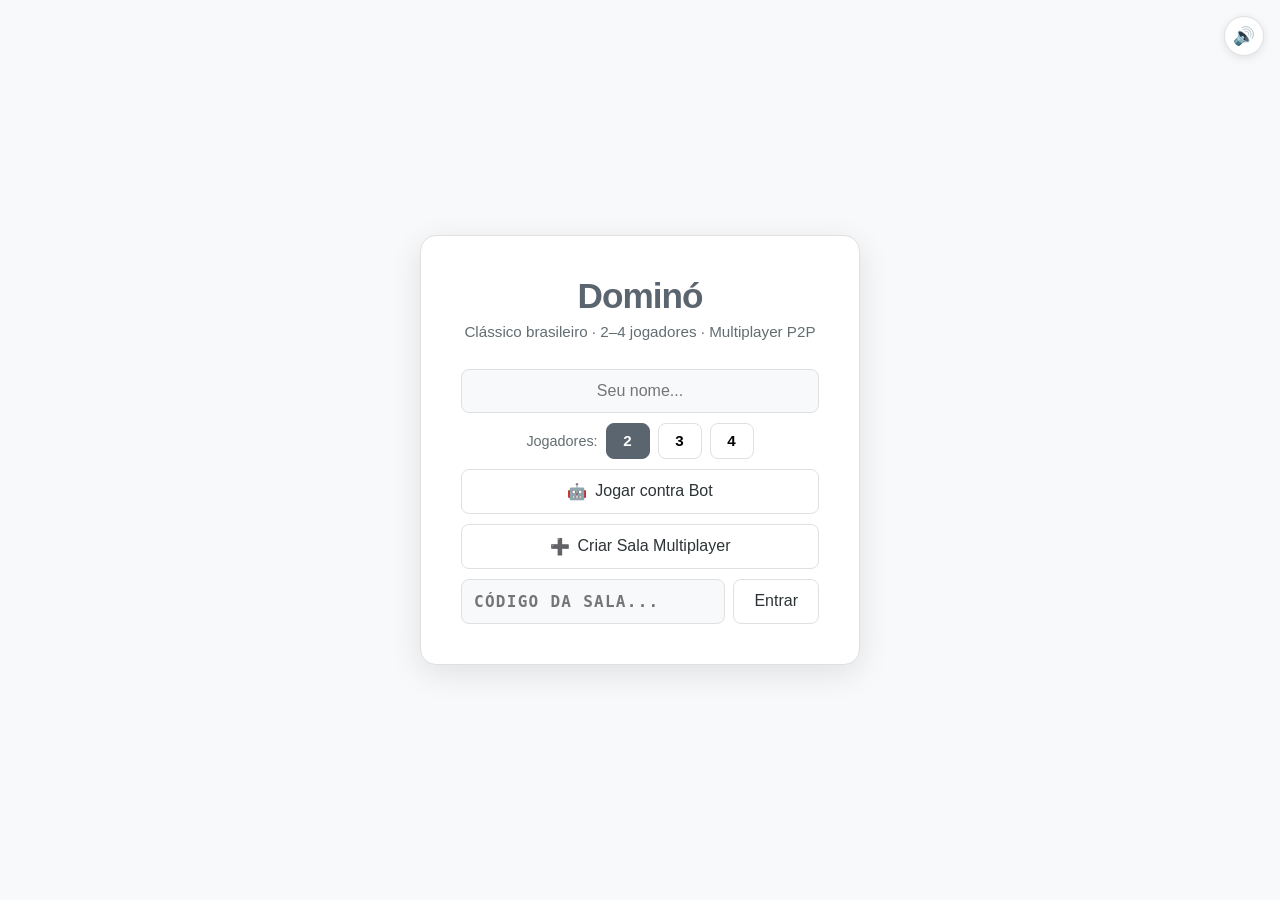
<file: games/domino/index.html>
<!DOCTYPE html>
<html lang="pt-BR">
  <head>
    <meta charset="UTF-8" />
    <meta name="viewport" content="width=device-width, initial-scale=1.0" />
    <link rel="stylesheet" href="style.css" />
    <title>Dominó</title>
  </head>
  <body>

    <!-- Fixed Controls (top-right) -->
    <div class="fixed-controls">
      <button id="soundToggleBtn" class="icon-btn" title="Som ativado">🔊</button>
    </div>

    <!-- ── Lobby Screen ─────────────────────────────────────────────── -->
    <div id="lobby">
      <h1>Dominó</h1>
      <p class="lobby-subtitle">Clássico brasileiro · 2–4 jogadores · Multiplayer P2P</p>

      <div class="lobby-actions">
        <!-- Shared name input -->
        <input type="text" id="player-name" class="name-field"
               placeholder="Seu nome..." maxlength="16" />

        <!-- Bot: player count selector -->
        <div class="player-count-row">
          <span class="count-label">Jogadores:</span>
          <button class="count-btn active" data-n="2">2</button>
          <button class="count-btn" data-n="3">3</button>
          <button class="count-btn" data-n="4">4</button>
        </div>

        <button id="btn-bot" class="primary">
          <span>🤖</span> Jogar contra Bot
        </button>

        <button id="btn-create">
          <span>➕</span> Criar Sala Multiplayer
        </button>

        <div class="input-group">
          <input type="text" id="room-input"
                 placeholder="Código da sala..." maxlength="8"
                 style="text-transform:uppercase" />
          <button id="btn-join">Entrar</button>
        </div>
      </div>

      <!-- Room info (revealed after creating a room) -->
      <div id="room-info" class="hidden">
        <p style="font-weight:bold;margin-bottom:10px">Sala criada!</p>
        <div id="room-id-display" class="room-code-box">—</div>
        <div style="display:flex;gap:8px;margin-bottom:12px">
          <button id="btn-copy-id" style="flex:1;font-size:.9rem">Copiar Código</button>
          <button id="btn-copy-url" style="flex:1;font-size:.9rem">Copiar Link</button>
        </div>
        <p class="waiting-text">Aguardando jogadores…</p>
        <div id="waiting-list" class="waiting-list-row">
          <span class="net-player-tag">Você (host)</span>
        </div>
        <button id="btn-start-net" class="primary hidden" style="margin-top:14px">
          Iniciar Jogo Online
        </button>
      </div>
    </div>

    <!-- ── Game Area ──────────────────────────────────────────────────── -->
    <div id="game-area" class="hidden">
      <div class="table-container">
        <div class="player-slot player-top"   id="player-3-slot"></div>
        <div class="player-slot player-left"  id="player-2-slot"></div>
        <div class="player-slot player-right" id="player-4-slot"></div>

        <div class="table-surface">
          <div class="board-content" id="board"></div>
        </div>

        <div class="player-slot player-bottom" id="player-1-slot">
          <div class="player-info">Você</div>
          <div class="player-hand" id="playerHand"></div>
        </div>
      </div>

      <div class="game-controls">
        <div class="status-bar" id="gameStatus">Aguardando...</div>
        <div class="action-bar hidden" id="playerActions">
          <span style="font-size:0.8rem;color:#888">Sua vez!</span>
          <button class="ui-btn ui-btn-sm" id="passTurnBtn">Passar Vez</button>
          <button class="ui-btn ui-btn-sm" id="buyPieceBtn">Comprar Peça</button>
        </div>
        <div class="controls-row">
          <button class="ui-btn ui-btn-sm" id="resetGameBtn">Reiniciar</button>
        </div>
      </div>
    </div>

    <script type="module" src="src/index.js"></script>
  </body>
</html>
</file>
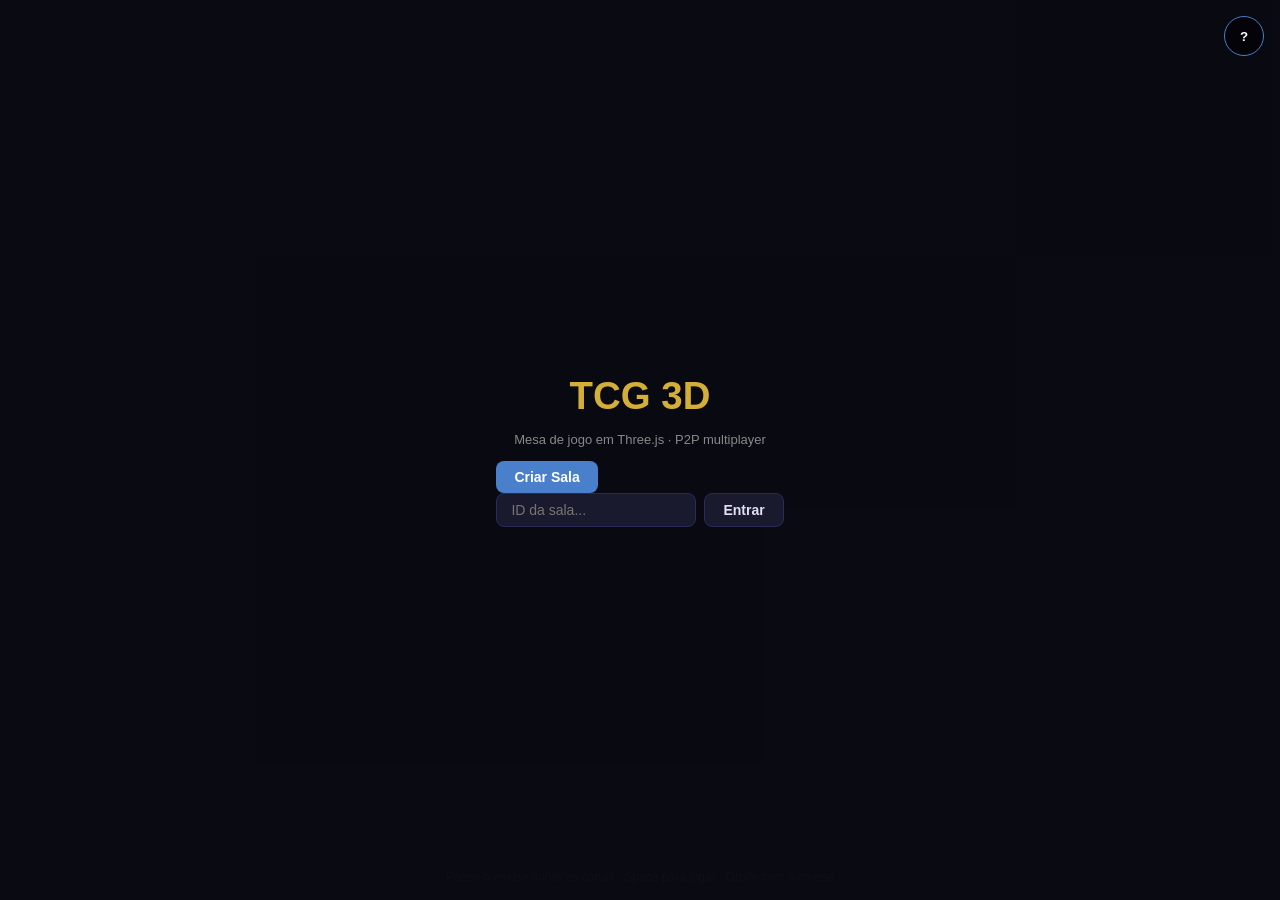
<file: games/tcg-3d/index.html>
<!DOCTYPE html>
<html lang="pt-BR">
  <head>
    <meta charset="UTF-8" />
    <meta name="viewport" content="width=device-width, initial-scale=1.0" />
    <title>TCG 3D</title>
    <style>
      *,
      *::before,
      *::after {
        box-sizing: border-box;
        margin: 0;
        padding: 0;
      }
      body {
        background: #0a0a12;
        color: #e0e0f0;
        font-family: "Segoe UI", sans-serif;
        overflow: hidden;
        height: 100vh;
      }

      #canvas {
        width: 100vw;
        height: 100vh;
        display: block;
      }

      /* Lobby */
      #lobby {
        position: fixed;
        inset: 0;
        display: flex;
        flex-direction: column;
        align-items: center;
        justify-content: center;
        gap: 14px;
        background: rgba(10, 10, 18, 0.95);
        z-index: 100;
      }
      #lobby h1 {
        font-size: 2.4rem;
        color: #d4af37;
      }
      #lobby p {
        color: #888;
        font-size: 13px;
      }
      .lobby-row {
        display: flex;
        gap: 8px;
      }
      input {
        padding: 8px 14px;
        border-radius: 8px;
        background: #1a1a2e;
        border: 1px solid #2a2a5a;
        color: #e0e0f0;
        font-size: 14px;
        width: 200px;
      }
      #lobby.hidden {
        display: none;
      }

      /* HUD overlay */
      #hud {
        position: fixed;
        top: 10px;
        left: 50%;
        transform: translateX(-50%);
        background: rgba(20, 20, 40, 0.85);
        border: 1px solid #2a2a5a;
        border-radius: 10px;
        padding: 6px 18px;
        display: none;
        gap: 18px;
        align-items: center;
        font-size: 13px;
        z-index: 50;
      }
      #hud.visible {
        display: flex;
      }
      #hint {
        position: fixed;
        bottom: 16px;
        left: 50%;
        transform: translateX(-50%);
        font-size: 12px;
        color: #666;
      }

      /* Botões */
      .ui-btn {
        padding: 8px 18px;
        border-radius: 8px;
        border: none;
        font-size: 14px;
        cursor: pointer;
        font-weight: bold;
      }
      .ui-btn--primary {
        background: #4a7fcb;
        color: #fff;
      }
      .ui-btn--secondary {
        background: #1a1a2e;
        color: #e0e0f0;
        border: 1px solid #2a2a5a;
      }
      .ui-btn:hover {
        filter: brightness(1.2);
      }

      /* Modal */
      .ui-modal-overlay {
        position: fixed;
        inset: 0;
        background: rgba(0, 0, 0, 0.7);
        display: flex;
        align-items: center;
        justify-content: center;
        z-index: 8000;
        opacity: 0;
        transition: opacity 0.3s;
      }
      .ui-modal-overlay--visible {
        opacity: 1;
      }
      .ui-modal {
        background: #1a1a2e;
        border: 1px solid #2a2a5a;
        border-radius: 14px;
        padding: 28px 32px;
        min-width: 260px;
        display: flex;
        flex-direction: column;
        gap: 16px;
      }
      .ui-modal__title {
        color: #d4af37;
        font-size: 1.2rem;
        font-weight: bold;
      }
      .ui-modal__actions {
        display: flex;
        gap: 8px;
        justify-content: flex-end;
      }

      /* Toast */
      .ui-toast {
        position: fixed;
        bottom: 20px;
        right: 20px;
        z-index: 9000;
        background: #1a1a2e;
        border: 1px solid #2a2a5a;
        border-radius: 10px;
        padding: 10px 18px;
        font-size: 13px;
        opacity: 0;
        transform: translateY(10px);
        transition: 0.3s;
      }
      .ui-toast--visible {
        opacity: 1;
        transform: translateY(0);
      }
      .ui-toast--error {
        border-color: #c1121f;
      }
      .ui-toast--info {
        border-color: #4a7fcb;
      }

      .room-info {
        display: none;
        flex-direction: column;
        align-items: center;
        gap: 10px;
        background: #1a1a2e;
        border: 1px solid #2a2a5a;
        border-radius: 12px;
        padding: 14px 22px;
      }
      .room-info__label {
        font-size: 11px;
        color: #666;
        letter-spacing: 1px;
      }
      #room-display {
        font-size: 1.2rem;
        font-weight: bold;
        color: #d4af37;
        letter-spacing: 3px;
      }
      .room-info__actions {
        display: flex;
        gap: 8px;
      }
      .btn-copy {
        padding: 6px 14px;
        border-radius: 6px;
        border: 1px solid #2a2a5a;
        font-size: 12px;
        font-weight: bold;
        cursor: pointer;
        transition: background 0.2s, color 0.2s, border-color 0.2s;
      }
      .btn-copy--id {
        background: #1e1e3a;
        color: #e0e0f0;
      }
      .btn-copy--url {
        background: #1a2e1a;
        color: #69db7c;
        border-color: #2d6a4f;
      }
      .btn-copy--done {
        background: #2d6a4f !important;
        color: #fff !important;
        border-color: #2d6a4f !important;
      }
      .btn-enter {
        background: #1a2a3a;
        color: #74c0fc;
        border-color: #2a4a6a;
        width: 100%;
        text-align: center;
      }
      .btn-enter:hover {
        background: #1d3a5a !important;
      }
    </style>
  </head>
  <body>
    <canvas id="canvas"></canvas>

    <!-- Lobby -->
    <div id="lobby">
      <h1>TCG 3D</h1>
      <p>Mesa de jogo em Three.js · P2P multiplayer</p>
      <!-- Menu Inicial -->
      <div id="lobby-menu">
        <button id="btn-create" class="ui-btn ui-btn--primary">
          Criar Sala
        </button>
        <div class="lobby-row">
          <input id="room-input" placeholder="ID da sala..." />
          <button id="btn-join" class="ui-btn ui-btn--secondary">Entrar</button>
        </div>
      </div>

      <!-- Room Info -->
      <div id="room-info" class="room-info">
        <h2
          style="
            color: #d4af37;
            font-size: 1.4rem;
            margin: 0 0 10px 0;
            text-transform: uppercase;
            letter-spacing: 2px;
          "
        >
          Lobby - Sala de Espera
        </h2>
        <span class="room-info__label">CÓDIGO DA SALA</span>
        <span id="room-display"></span>
        <div class="room-info__actions">
          <button
            id="btn-copy-id"
            class="btn-copy btn-copy--id"
            data-label="Copiar ID"
          >
            Copiar ID
          </button>
          <button
            id="btn-copy-url"
            class="btn-copy btn-copy--url"
            data-label="Copiar Link"
          >
            Copiar Link
          </button>
        </div>
        <div class="lobby-status">
          <span>⏳ Aguardando oponente...</span>
        </div>
      </div>
    </div>

    <!-- Botão Ajuda -->
    <button
      id="btn-help"
      title="Ajuda"
      style="
        position: fixed;
        top: 16px;
        right: 16px;
        width: 40px;
        height: 40px;
        border-radius: 50%;
        border: 1px solid #4a7fcb;
        background: rgba(0, 0, 0, 0.5);
        color: #fff;
        font-weight: bold;
        cursor: pointer;
        z-index: 100;
      "
    >
      ?
    </button>

    <!-- Help Overlay -->
    <div id="help-overlay" class="ui-modal-overlay">
      <div class="ui-modal">
        <h2 class="ui-modal__title">Como Jogar</h2>
        <div style="font-size: 13px; color: #ccc; line-height: 1.6">
          <p>• <strong>Objetivo:</strong> Reduza o HP do oponente a zero.</p>
          <p>
            • <strong>Turno:</strong> Compre carta, jogue monstros/magias,
            ataque.
          </p>
          <p>• <strong>Controles:</strong></p>
          <ul style="margin-left: 20px">
            <li>Clique e arraste para jogar cartas.</li>
            <li>Clique nos monstros para atacar.</li>
            <li>Botão direito para orbitar a câmera.</li>
          </ul>
        </div>
        <div class="ui-modal__actions">
          <button id="help-close" class="ui-btn ui-btn--primary">
            Entendi
          </button>
        </div>
      </div>
    </div>

    <!-- HUD -->
    <div id="hud">
      <span id="opponent-hp" style="color: #c1121f; font-weight: bold"
        >HP: 20</span
      >
      <span id="mana-display" style="color: #74c0fc">Mana: 0/0</span>
      <span id="phase-display" style="color: #d4af37">Fase: —</span>
      <span id="hp-display" style="color: #69db7c; font-weight: bold"
        >HP: 20</span
      >
      <button
        id="btn-end-phase"
        class="ui-btn"
        style="background: #d4af37; color: #000"
        disabled
      >
        Próxima Fase
      </button>
    </div>

    <div id="hint">
      Passe o mouse sobre as cartas · Space para jogar · Orbite com o mouse
    </div>

    <script type="module" src="./main.js"></script>
  </body>
</html>
</file>
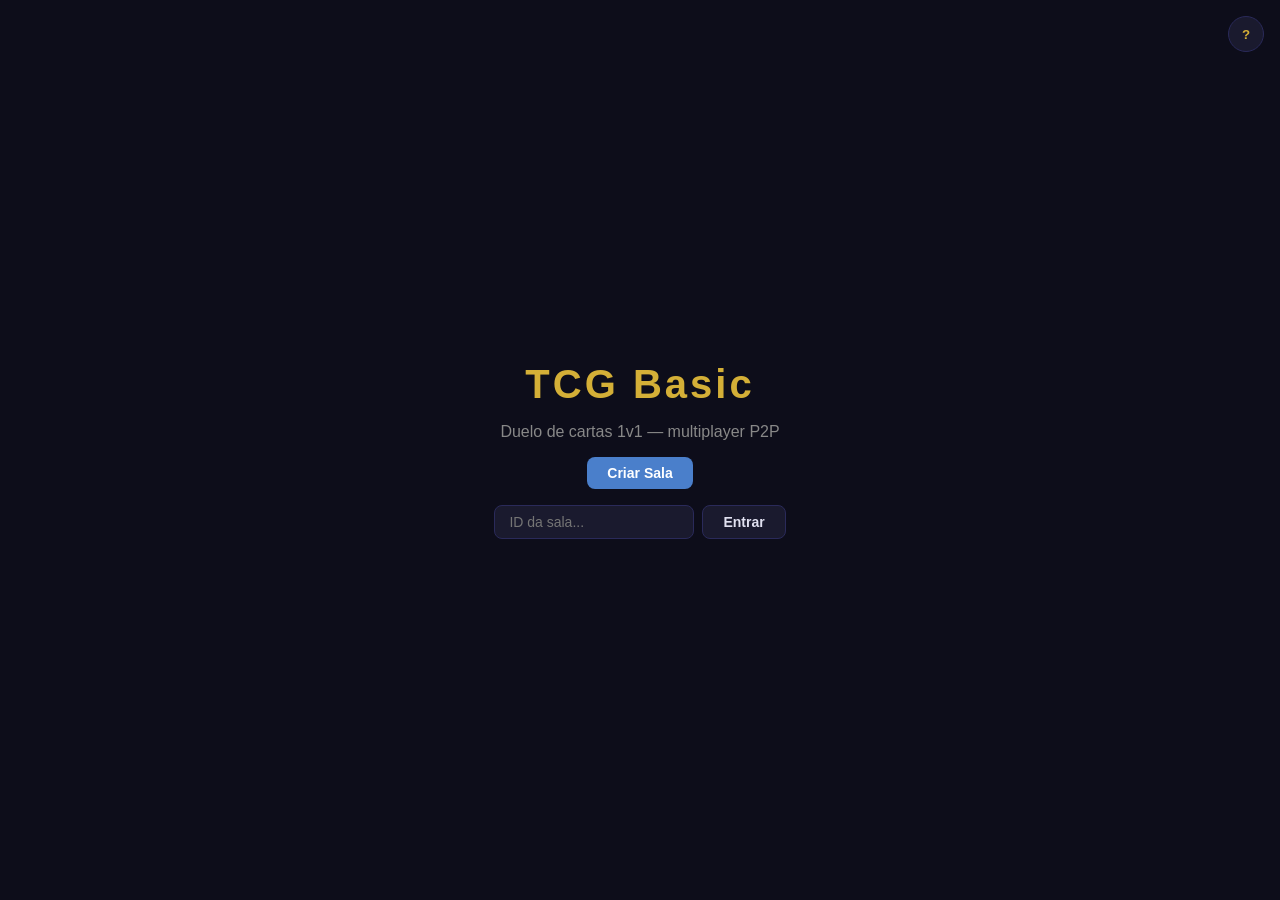
<file: games/tcg-basic/index.html>
<!DOCTYPE html>
<html lang="pt-BR">
  <head>
    <meta charset="UTF-8" />
    <meta name="viewport" content="width=device-width, initial-scale=1.0" />
    <title>TCG Basic</title>
    <style>
      *,
      *::before,
      *::after {
        box-sizing: border-box;
        margin: 0;
        padding: 0;
      }

      :root {
        --bg: #0d0d1a;
        --surface: #1a1a2e;
        --border: #2a2a5a;
        --accent: #4a7fcb;
        --text: #e0e0f0;
        --text-dim: #888;
        --green: #2d6a4f;
        --red: #c1121f;
        --gold: #d4af37;
      }

      body {
        background: var(--bg);
        color: var(--text);
        font-family: "Segoe UI", sans-serif;
        height: 100vh;
        display: flex;
        flex-direction: column;
        overflow: hidden;
      }

      /* ── Lobby ── */
      #lobby-screen {
        display: flex;
        flex-direction: column;
        align-items: center;
        justify-content: center;
        gap: 16px;
        flex: 1;
      }
      #lobby-screen h1 {
        font-size: 2.5rem;
        color: var(--gold);
        letter-spacing: 3px;
      }
      #lobby-screen p {
        color: var(--text-dim);
      }
      .lobby-row {
        display: flex;
        gap: 8px;
      }
      #room-input {
        padding: 8px 14px;
        border-radius: 8px;
        background: var(--surface);
        border: 1px solid var(--border);
        color: var(--text);
        font-size: 14px;
        width: 200px;
      }
      .room-info {
        display: none;
        flex-direction: column;
        align-items: center;
        gap: 10px;
        background: var(--surface);
        border: 1px solid var(--border);
        border-radius: 12px;
        padding: 14px 22px;
      }
      .room-info__label {
        font-size: 11px;
        color: var(--text-dim);
        letter-spacing: 1px;
      }
      #room-id-display {
        font-size: 1.2rem;
        font-weight: bold;
        color: var(--gold);
        letter-spacing: 3px;
      }
      .room-info__actions {
        display: flex;
        gap: 8px;
      }
      .btn-copy {
        padding: 6px 14px;
        border-radius: 6px;
        border: 1px solid var(--border);
        font-size: 12px;
        font-weight: bold;
        cursor: pointer;
        transition: background 0.2s, color 0.2s, border-color 0.2s;
      }
      .btn-copy--id {
        background: #1e1e3a;
        color: var(--text);
      }
      .btn-copy--url {
        background: #1a2e1a;
        color: #69db7c;
        border-color: #2d6a4f;
      }
      .btn-copy--done {
        background: #2d6a4f !important;
        color: #fff !important;
        border-color: #2d6a4f !important;
      }
      .btn-enter {
        background: #1a2a3a;
        color: #74c0fc;
        border-color: #2a4a6a;
        width: 100%;
        text-align: center;
      }
      .btn-enter:hover {
        background: #1d3a5a !important;
      }

      /* ── Jogo ── */
      #game-screen {
        display: flex;
        flex-direction: column;
        flex: 1;
        gap: 4px;
        padding: 8px;
      }
      #game-screen.hidden {
        display: none;
      }
      #lobby-screen.hidden {
        display: none;
      }

      /* HUD */
      #hud {
        display: flex;
        align-items: center;
        gap: 16px;
        background: var(--surface);
        border-radius: 10px;
        padding: 6px 14px;
        font-size: 13px;
        border: 1px solid var(--border);
      }
      #opponent-hp {
        color: var(--red);
        font-weight: bold;
      }
      #hp-display {
        color: #69db7c;
        font-weight: bold;
      }
      #mana-display {
        color: #74c0fc;
      }
      #phase-display {
        color: var(--gold);
      }
      #turn-display {
        margin-left: auto;
        font-weight: bold;
      }

      /* Campos */
      .board {
        display: grid;
        grid-template-rows: 1fr auto 1fr auto;
        flex: 1;
        gap: 6px;
      }
      .field {
        display: flex;
        flex-wrap: wrap;
        gap: 8px;
        align-content: flex-start;
        background: var(--surface);
        border-radius: 10px;
        padding: 8px;
        border: 2px dashed var(--border);
        min-height: 80px;
      }
      #opponent-field {
        border-color: var(--red);
        opacity: 0.9;
      }
      #player-field {
        border-color: var(--green);
      }
      .field-label {
        font-size: 11px;
        color: var(--text-dim);
        padding: 2px 8px;
      }

      /* Mão */
      #hand {
        display: flex;
        gap: 6px;
        padding: 8px;
        background: rgba(0, 0, 0, 0.3);
        border-radius: 10px;
        overflow-x: auto;
        min-height: 60px;
      }
      #hand svg {
        transition: transform 0.15s;
        cursor: grab;
        flex-shrink: 0;
      }
      #hand svg:hover {
        transform: translateY(-12px) scale(1.05);
      }

      /* Cemitério */
      #graveyard {
        width: 50px;
        height: 70px;
        background: var(--surface);
        border: 1px dashed var(--border);
        border-radius: 8px;
        display: flex;
        align-items: center;
        justify-content: center;
        font-size: 10px;
        color: var(--text-dim);
      }

      /* Botões */
      .ui-btn {
        padding: 8px 20px;
        border-radius: 8px;
        border: none;
        font-size: 14px;
        cursor: pointer;
        font-weight: bold;
        transition: 0.15s;
      }
      .ui-btn--primary {
        background: var(--accent);
        color: #fff;
      }
      .ui-btn--secondary {
        background: var(--surface);
        color: var(--text);
        border: 1px solid var(--border);
      }
      .ui-btn:hover:not(:disabled) {
        filter: brightness(1.15);
      }
      .ui-btn:disabled {
        opacity: 0.4;
        cursor: not-allowed;
      }
      #btn-end-phase {
        background: var(--gold);
        color: #000;
      }

      /* Dropzone activa */
      .dropzone--active {
        border-color: var(--gold) !important;
        background: rgba(212, 175, 55, 0.08) !important;
      }

      /* Modal */
      .ui-modal-overlay {
        position: fixed;
        inset: 0;
        background: rgba(0, 0, 0, 0.7);
        display: flex;
        align-items: center;
        justify-content: center;
        z-index: 8000;
        opacity: 0;
        transition: opacity 0.3s;
        pointer-events: none;
      }
      .ui-modal-overlay--visible {
        opacity: 1;
        pointer-events: auto;
      }
      .ui-modal {
        background: var(--surface);
        border: 1px solid var(--border);
        border-radius: 14px;
        padding: 28px 32px;
        min-width: 280px;
        max-width: 420px;
        display: flex;
        flex-direction: column;
        gap: 16px;
      }
      .ui-modal__title {
        font-size: 1.2rem;
        font-weight: bold;
        color: var(--gold);
      }
      .ui-modal__actions {
        display: flex;
        gap: 8px;
        justify-content: flex-end;
      }

      /* Toast */
      .ui-toast {
        position: fixed;
        bottom: 20px;
        right: 20px;
        z-index: 9000;
        background: var(--surface);
        border: 1px solid var(--border);
        border-radius: 10px;
        padding: 10px 18px;
        font-size: 13px;
        opacity: 0;
        transform: translateY(10px);
        transition: 0.3s;
        max-width: 320px;
      }
      .ui-toast--visible {
        opacity: 1;
        transform: translateY(0);
      }
      .ui-toast--error {
        border-color: var(--red);
      }
      .ui-toast--info {
        border-color: var(--accent);
      }

      /* Shake */
      @keyframes shake {
        0%,
        100% {
          transform: translateX(0);
        }
        25% {
          transform: translateX(-6px);
        }
        75% {
          transform: translateX(6px);
        }
      }
      .shake {
        animation: shake 0.3s ease;
      }

      /* Scroll fino */
      ::-webkit-scrollbar {
        width: 4px;
        height: 4px;
      }
      ::-webkit-scrollbar-track {
        background: transparent;
      }
      ::-webkit-scrollbar-thumb {
        background: var(--border);
        border-radius: 4px;
      }
    </style>
  </head>
  <body>
    <!-- Botão Ajuda -->
    <button
      id="btn-help"
      title="Ajuda"
      style="
        position: fixed;
        top: 16px;
        right: 16px;
        width: 36px;
        height: 36px;
        border-radius: 50%;
        border: 1px solid var(--border);
        background: var(--surface);
        color: var(--gold);
        font-weight: bold;
        cursor: pointer;
        z-index: 100;
        display: flex;
        align-items: center;
        justify-content: center;
      "
    >
      ?
    </button>

    <!-- Tela de Lobby -->
    <div id="lobby-screen">
      <h1>TCG Basic</h1>
      <p>Duelo de cartas 1v1 — multiplayer P2P</p>
      <button id="btn-create" class="ui-btn ui-btn--primary">Criar Sala</button>
      <div class="lobby-row">
        <input id="room-input" type="text" placeholder="ID da sala..." />
        <button id="btn-join" class="ui-btn ui-btn--secondary">Entrar</button>
      </div>
      <div id="room-info" class="room-info">
        <h2
          style="
            color: var(--gold);
            font-size: 1.4rem;
            margin: 0 0 10px 0;
            text-transform: uppercase;
            letter-spacing: 2px;
          "
        >
          Lobby - Sala de Espera
        </h2>
        <span class="room-info__label">CÓDIGO DA SALA</span>
        <span id="room-id-display"></span>
        <div class="room-info__actions">
          <button
            id="btn-copy-id"
            class="btn-copy btn-copy--id"
            data-label="Copiar ID"
          >
            Copiar ID
          </button>
          <button
            id="btn-copy-url"
            class="btn-copy btn-copy--url"
            data-label="Copiar Link"
          >
            Copiar Link
          </button>
        </div>
        <div class="lobby-status">
          <span>⏳ Aguardando oponente...</span>
        </div>
      </div>
    </div>

    <!-- Tela de Jogo -->
    <div id="game-screen" class="hidden">
      <!-- HUD -->
      <div id="hud">
        <span id="opponent-hp">HP: 20</span>
        <span id="mana-display">Mana: 0/0</span>
        <span id="phase-display">Fase: —</span>
        <span id="hp-display">HP: 20</span>
        <span id="turn-display">Aguardando...</span>
        <button id="btn-end-phase" class="ui-btn" disabled>Próxima Fase</button>
      </div>

      <div class="board">
        <!-- Campo oponente -->
        <div id="opponent-field" class="field"></div>
        <div class="field-label">Campo do Oponente</div>

        <!-- Campo próprio -->
        <div class="field-label">Seu Campo</div>
        <div id="player-field" class="field"></div>
      </div>

      <!-- Mão -->
      <div id="hand"></div>

      <!-- Cemitério (decorativo por ora) -->
      <div id="graveyard" style="position: absolute; right: 12px; bottom: 80px">
        ⚰
      </div>
    </div>

    <!-- Modal Ajuda -->
    <div id="help-modal" class="ui-modal-overlay">
      <div class="ui-modal">
        <div class="ui-modal__title">Como Jogar</div>
        <div class="ui-modal__body">
          <p><strong>Objetivo:</strong> Reduza a vida do oponente a 0.</p>
          <ul style="padding-left: 20px; margin-top: 8px">
            <li>
              Você começa com <strong>20 HP</strong> e <strong>0 Mana</strong>.
            </li>
            <li>A cada turno, sua mana máxima aumenta em 1 (até 10).</li>
            <li>
              Arraste cartas da mão para o campo para jogá-las (custam Mana).
            </li>
            <li>Arraste cartas do campo para o oponente para atacar.</li>
            <li>
              Fases: <strong>Principal</strong> (jogar cartas) →
              <strong>Batalha</strong> (atacar) → <strong>Fim</strong>.
            </li>
          </ul>
          <p style="margin-top: 10px; font-size: 12px; color: #888">
            Dica: Criaturas recém-jogadas não podem atacar no mesmo turno (enjoo
            de invocação).
          </p>
        </div>
        <div class="ui-modal__actions">
          <button id="btn-close-help" class="ui-btn ui-btn--primary">
            Entendi
          </button>
        </div>
      </div>
    </div>

    <script type="module" src="./main.js"></script>
  </body>
</html>
</file>
<file: games/domino/style.css>
:root {
  --ui-accent: #5a6570;
  --ui-accent-hover: #4a5560;
  --ui-accent-active: #3a4550;
  --table-green: #2ecc71;
  --table-green-dark: #27ae60;
  --table-border: #1e8449;
  --table-felt: #27ae60;
  --ui-bg: #f8f9fa;
  --ui-bg-secondary: #ffffff;
  --ui-card-bg: #ffffff;
  --ui-text: #2d3436;
  --ui-text-light: #636e72;
  --ui-border: #e0e0e0;
  --ui-spacing-sm: 8px;
  --ui-spacing-md: 16px;
  --ui-spacing-lg: 24px;
  --ui-radius-md: 8px;
  --ui-radius-lg: 16px;
}

* { box-sizing: border-box; }

body {
  font-family: "Segoe UI", Tahoma, Geneva, Verdana, sans-serif;
  background-color: var(--ui-bg);
  color: var(--ui-text);
  margin: 0;
  padding: 0;
  min-height: 100vh;
  display: flex;
  justify-content: center;
  align-items: center;
}

.hidden { display: none !important; }

/* ─── Fixed Controls (top-right) ────────────────────────────────────────── */

.fixed-controls {
  position: fixed;
  top: 16px;
  right: 16px;
  display: flex;
  gap: 8px;
  z-index: 100;
}

.icon-btn {
  width: 40px;
  height: 40px;
  border-radius: 50%;
  padding: 0;
  display: flex;
  align-items: center;
  justify-content: center;
  background: var(--ui-card-bg);
  border: 1px solid var(--ui-border);
  cursor: pointer;
  font-size: 1.1rem;
  box-shadow: 0 2px 8px rgba(0, 0, 0, 0.1);
  transition: all 0.2s;
}
.icon-btn:hover { background: var(--ui-bg); transform: translateY(-1px); }

/* ─── Lobby ──────────────────────────────────────────────────────────────── */

#lobby {
  background: var(--ui-card-bg);
  padding: 2.5rem;
  border-radius: 16px;
  box-shadow: 0 8px 32px rgba(0, 0, 0, 0.1);
  text-align: center;
  max-width: 440px;
  width: 90%;
  border: 1px solid var(--ui-border);
}

#lobby h1 {
  font-size: 2.2rem;
  margin: 0 0 0.4rem;
  color: var(--ui-accent);
  letter-spacing: -1px;
}

.lobby-subtitle {
  color: var(--ui-text-light);
  margin: 0 0 1.8rem;
  font-size: 0.95rem;
}

.lobby-actions {
  display: flex;
  flex-direction: column;
  gap: 10px;
}

/* Name field */
.name-field {
  padding: 12px;
  border-radius: var(--ui-radius-md);
  border: 1px solid var(--ui-border);
  background: var(--ui-bg);
  color: var(--ui-text);
  font-size: 1rem;
  outline: none;
  text-align: center;
  width: 100%;
  transition: border-color 0.2s;
}
.name-field:focus { border-color: var(--ui-accent); }

/* Player count row */
.player-count-row {
  display: flex;
  align-items: center;
  gap: 8px;
  justify-content: center;
}
.count-label {
  font-size: 0.9rem;
  color: var(--ui-text-light);
}
.count-btn {
  width: 44px;
  height: 36px;
  border: 1px solid var(--ui-border);
  border-radius: var(--ui-radius-md);
  background: var(--ui-bg-secondary);
  cursor: pointer;
  font-weight: 600;
  font-size: 0.95rem;
  transition: all 0.2s;
}
.count-btn.active,
.count-btn:hover {
  background: var(--ui-accent);
  color: white;
  border-color: var(--ui-accent);
}

/* Lobby buttons */
#lobby button:not(.count-btn):not(.icon-btn) {
  background: var(--ui-bg-secondary);
  color: var(--ui-text);
  border: 1px solid var(--ui-border);
  padding: 12px 20px;
  border-radius: var(--ui-radius-md);
  font-size: 1rem;
  cursor: pointer;
  transition: all 0.2s;
  font-weight: 500;
  display: flex;
  align-items: center;
  justify-content: center;
  gap: 8px;
  width: 100%;
}
#lobby button:not(.count-btn):not(.icon-btn):hover {
  background: var(--ui-border);
  transform: translateY(-2px);
}
#lobby button.primary {
  background: var(--ui-accent);
  color: white;
  border-color: var(--ui-accent);
}
#lobby button.primary:hover {
  background: var(--ui-accent-hover);
  border-color: var(--ui-accent-hover);
}
#lobby button:disabled {
  opacity: 0.6;
  cursor: not-allowed;
  transform: none !important;
}

/* Input group (room code + join button) */
.input-group {
  display: flex;
  gap: 8px;
}
.input-group input {
  flex: 1;
  padding: 12px;
  border-radius: var(--ui-radius-md);
  border: 1px solid var(--ui-border);
  background: var(--ui-bg);
  color: var(--ui-text);
  outline: none;
  font-size: 1rem;
  font-family: monospace;
  letter-spacing: 0.08em;
  font-weight: 600;
}
.input-group input:focus { border-color: var(--ui-accent); }
.input-group button { width: auto !important; white-space: nowrap; }

/* Room info panel */
#room-info {
  margin-top: 20px;
  padding-top: 20px;
  border-top: 1px solid var(--ui-border);
}

.room-code-box {
  background: var(--ui-bg);
  padding: 10px;
  border-radius: var(--ui-radius-md);
  font-family: monospace;
  font-size: 1.5rem;
  font-weight: bold;
  letter-spacing: 0.18em;
  color: var(--ui-accent);
  margin-bottom: 12px;
}

.waiting-text {
  font-size: 0.85rem;
  color: var(--ui-text-light);
  margin-bottom: 8px;
}

.waiting-list-row {
  display: flex;
  flex-wrap: wrap;
  gap: 6px;
  justify-content: center;
}

.net-player-tag {
  background: var(--ui-accent);
  color: white;
  padding: 3px 10px;
  border-radius: 12px;
  font-size: 0.8rem;
  font-weight: 600;
}

/* ─── Game Area ──────────────────────────────────────────────────────────── */

#game-area {
  width: 100%;
  height: 100vh;
  display: flex;
  flex-direction: column;
  align-items: center;
  justify-content: center;
  position: relative;
}

.table-container {
  position: relative;
  width: 920px;
  height: 720px;
  max-width: 100%;
  max-height: 92vh;
  display: flex;
  justify-content: center;
  align-items: center;
}

/* ─── Mesa Redonda Verde ─────────────────────────────────────────────────── */

.table-surface {
  width: 600px;
  height: 600px;
  background-color: var(--table-felt);
  border: 15px solid var(--table-border);
  border-radius: 50%;
  position: relative;
  box-shadow: inset 0 0 60px rgba(0, 0, 0, 0.3), 0 10px 30px rgba(0, 0, 0, 0.2);
  display: flex;
  justify-content: center;
  align-items: center;
  overflow: hidden;
}

.board-content {
  width: 100%;
  height: 100%;
  position: relative;
  transform-origin: center;
  transition: transform 0.3s ease;
}

.board-canvas {
  position: absolute;
  inset: 0;
}

/* ─── Peças no Tabuleiro ─────────────────────────────────────────────────── */

.board-piece-abs {
  pointer-events: none;
  z-index: 2;
  position: relative;
}

.corner-connector {
  width: 28px;
  height: 56px;
  background: #fdfdfd;
  border: 2px solid #cccccc;
  border-radius: 4px;
  box-shadow: 1px 1px 3px rgba(0, 0, 0, 0.18);
  pointer-events: none;
  z-index: 1;
}

/* ─── Slots dos Jogadores ────────────────────────────────────────────────── */

.player-slot {
  position: absolute;
  display: flex;
  flex-direction: column;
  align-items: center;
  justify-content: center;
  z-index: 5;
}
.player-top    { top: 0;    left: 50%; transform: translateX(-50%); }
.player-bottom { bottom: 0; left: 50%; transform: translateX(-50%); width: 100%; }
.player-left   { left: 0;   top: 50%;  transform: translateY(-50%) rotate(90deg); }
.player-right  { right: 0;  top: 50%;  transform: translateY(-50%) rotate(-90deg); }

.player-info {
  background: white;
  padding: 3px 10px;
  border-radius: 12px;
  font-size: 0.78rem;
  font-weight: bold;
  box-shadow: 0 2px 4px rgba(0, 0, 0, 0.2);
  margin-bottom: 4px;
}

.player-hand {
  display: flex;
  gap: 3px;
  padding: 8px;
  background: rgba(255, 255, 255, 0.1);
  border-radius: 10px;
  min-height: 44px;
  justify-content: center;
  flex-wrap: wrap;
}

.player-bottom .player-hand { margin-bottom: 8px; }

.piece-wrapper {
  transition: transform 0.15s;
  cursor: pointer;
  touch-action: none;
}
.player-hand .piece-wrapper:hover { transform: translateY(-8px); }

/* ─── Controles de Jogo ──────────────────────────────────────────────────── */

.game-controls {
  position: absolute;
  bottom: 16px;
  right: 16px;
  display: flex;
  flex-direction: column;
  gap: 8px;
  background: white;
  padding: 10px 12px;
  border-radius: 10px;
  box-shadow: 0 2px 12px rgba(0, 0, 0, 0.12);
  min-width: 140px;
}

.status-bar { font-weight: bold; color: var(--ui-accent); font-size: 0.9rem; }
.action-bar { display: flex; flex-direction: column; gap: 5px; }
.controls-row { display: flex; gap: 6px; align-items: center; }

/* In-game buttons */
.ui-btn {
  padding: 8px 16px;
  border: 1px solid var(--ui-border);
  border-radius: var(--ui-radius-md);
  cursor: pointer;
  font-weight: 600;
  transition: all 0.2s;
  background-color: var(--ui-bg-secondary);
}
.ui-btn:hover {
  background-color: var(--ui-accent);
  color: white;
  border-color: var(--ui-accent);
}
.ui-btn-sm { padding: 6px 12px; font-size: 0.85rem; }

/* ─── Zonas de Drop ──────────────────────────────────────────────────────── */

.drop-zone {
  background-color: rgba(255, 255, 255, 0.1);
  border: 2px dashed rgba(255, 255, 255, 0.35);
  border-radius: 6px;
  display: flex;
  justify-content: center;
  align-items: center;
  transition: all 0.25s ease;
}

.drop-zone.empty-zone {
  width: 200px;
  height: 90px;
  color: white;
  font-weight: bold;
  text-transform: uppercase;
  font-size: 0.85rem;
  background-color: rgba(0, 0, 0, 0.18);
  letter-spacing: 0.05em;
}

.dropzone--active {
  background-color: rgba(255, 255, 255, 0.4);
  border-color: #fff;
  transform: scale(1.08);
  box-shadow: 0 0 12px rgba(255, 255, 255, 0.5);
}

/* ─── Mensagem Centralizada ──────────────────────────────────────────────── */

.game-center-msg {
  position: fixed;
  top: 50%;
  left: 50%;
  transform: translate(-50%, -50%);
  background: rgba(18, 18, 18, 0.93);
  color: #fff;
  padding: 18px 42px;
  border-radius: 16px;
  font-size: 1.05rem;
  font-weight: 700;
  z-index: 3000;
  pointer-events: none;
  box-shadow: 0 8px 36px rgba(0, 0, 0, 0.45);
  text-align: center;
  max-width: 380px;
  letter-spacing: 0.02em;
  animation: gameMsgFade 2s ease forwards;
  border-left: 5px solid #636e72;
}

.game-center-msg--error   { border-left-color: #e74c3c; }
.game-center-msg--warning { border-left-color: #f39c12; }
.game-center-msg--info    { border-left-color: #3498db; }
.game-center-msg--success {
  border-left-color: #2ecc71;
  background: rgba(15, 35, 15, 0.95);
  font-size: 1.25rem;
  padding: 24px 50px;
  animation: gameMsgFade 4s ease forwards;
}

@keyframes gameMsgFade {
  0%   { opacity: 0; transform: translate(-50%, -58%) scale(0.82); }
  12%  { opacity: 1; transform: translate(-50%, -50%) scale(1);    }
  72%  { opacity: 1; }
  100% { opacity: 0; transform: translate(-50%, -50%) scale(0.96); }
}

/* ─── Responsivo ─────────────────────────────────────────────────────────── */

@media (max-width: 700px) {
  .table-surface {
    width: 360px;
    height: 360px;
  }
  .table-container {
    width: 100%;
    height: 520px;
  }
  .game-controls {
    bottom: 8px;
    right: 8px;
    padding: 8px;
  }
}
</file>
